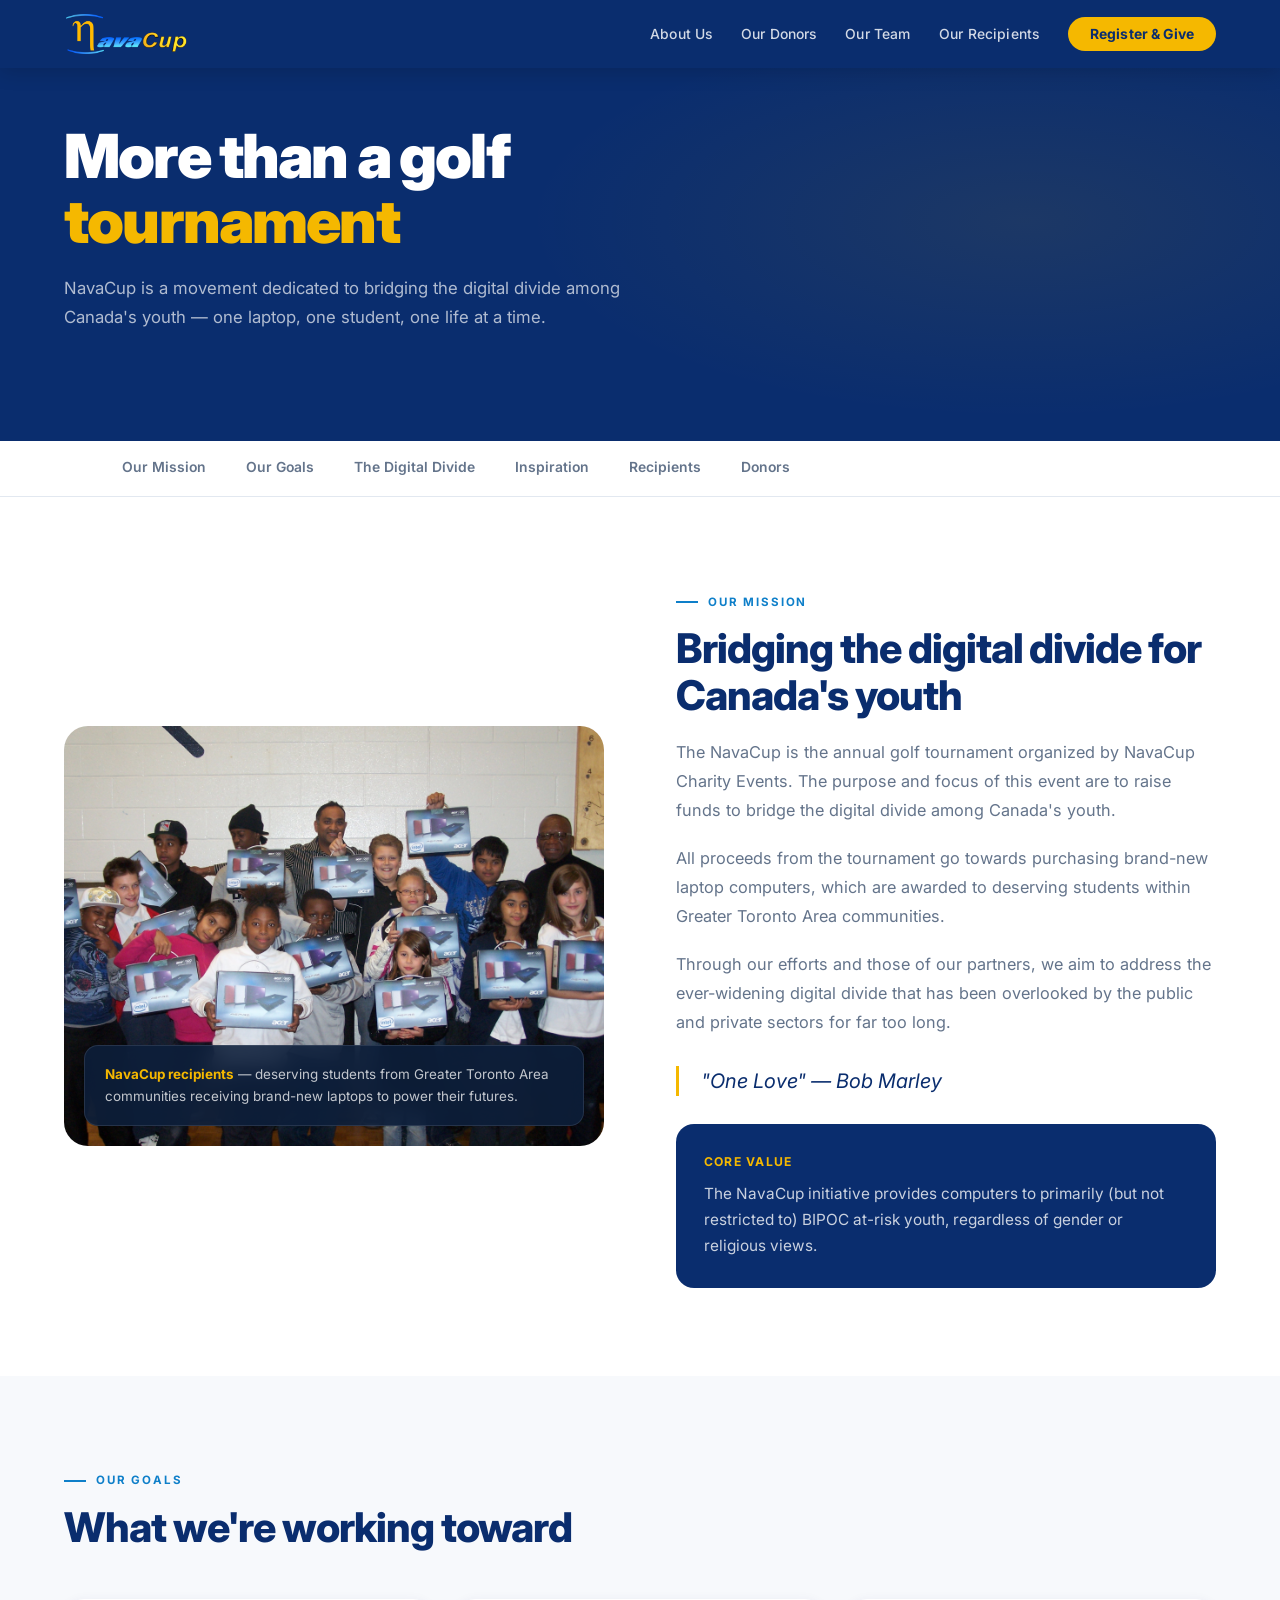
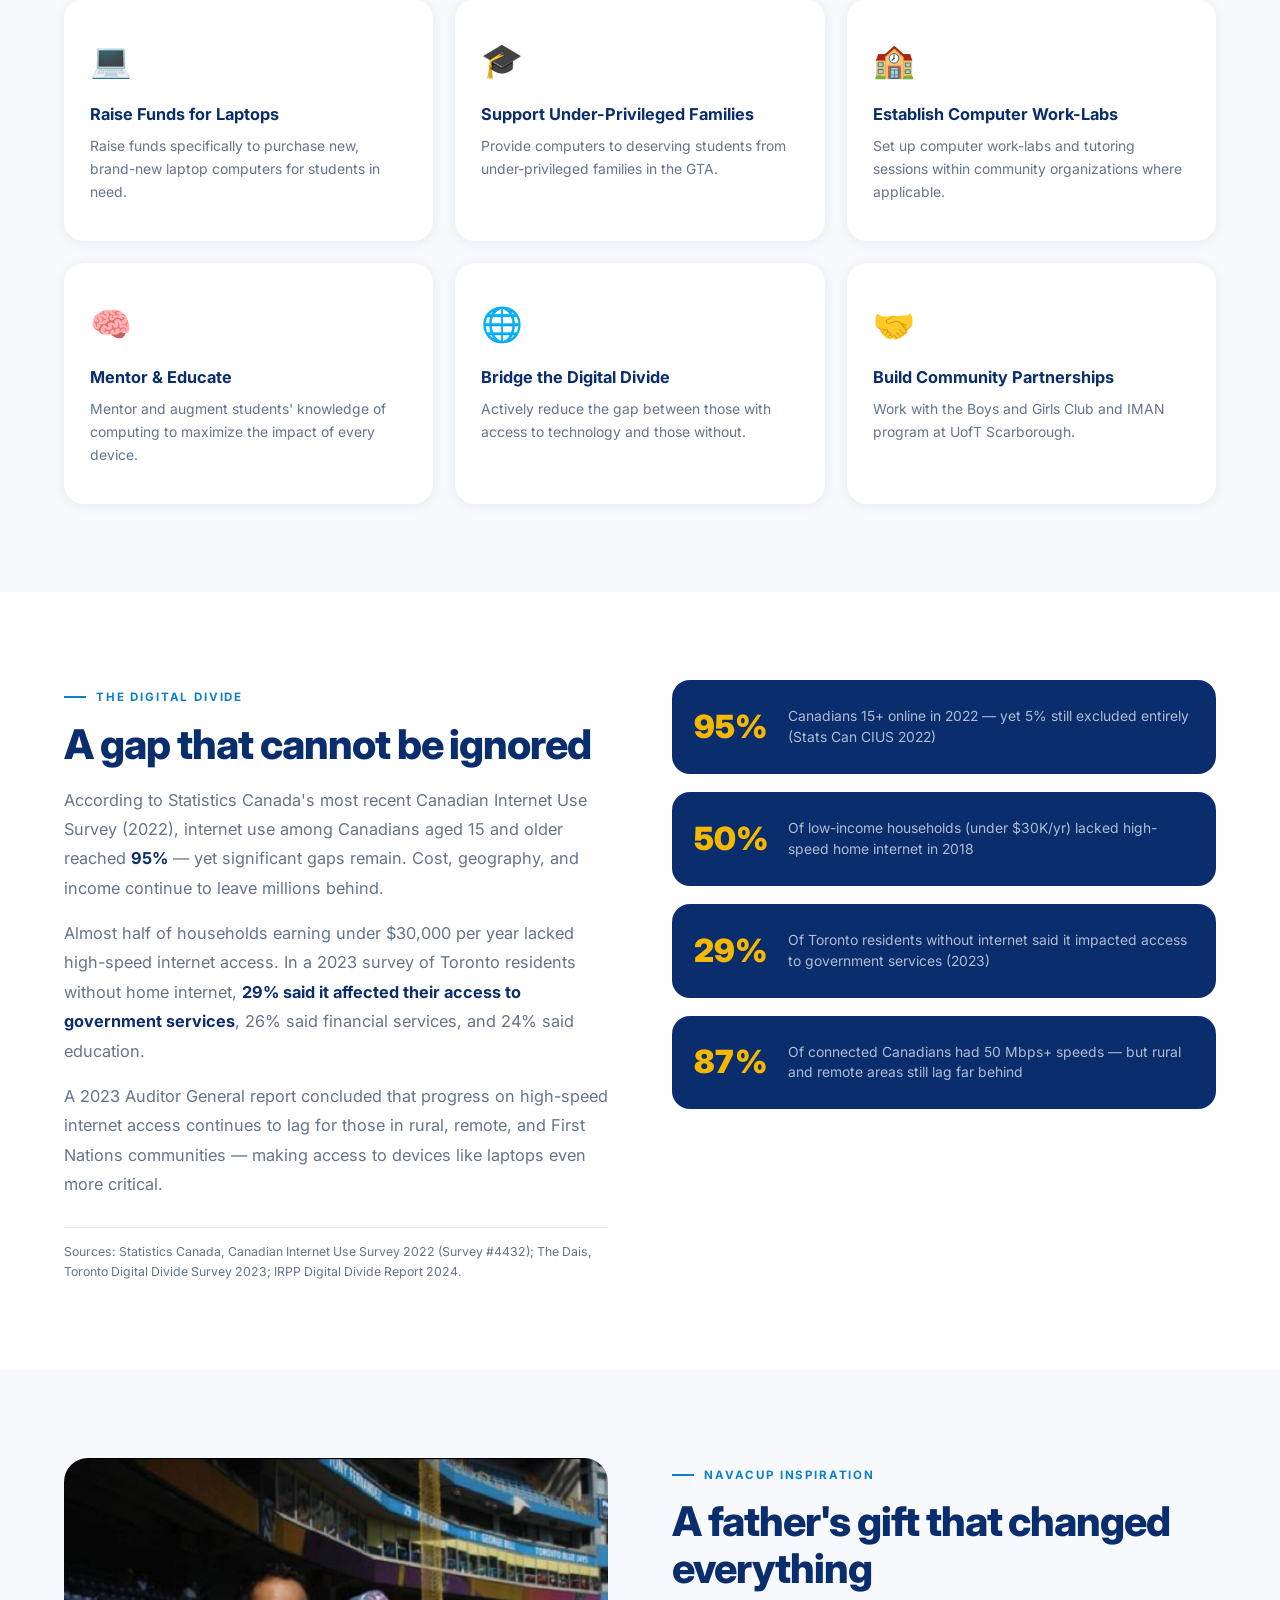
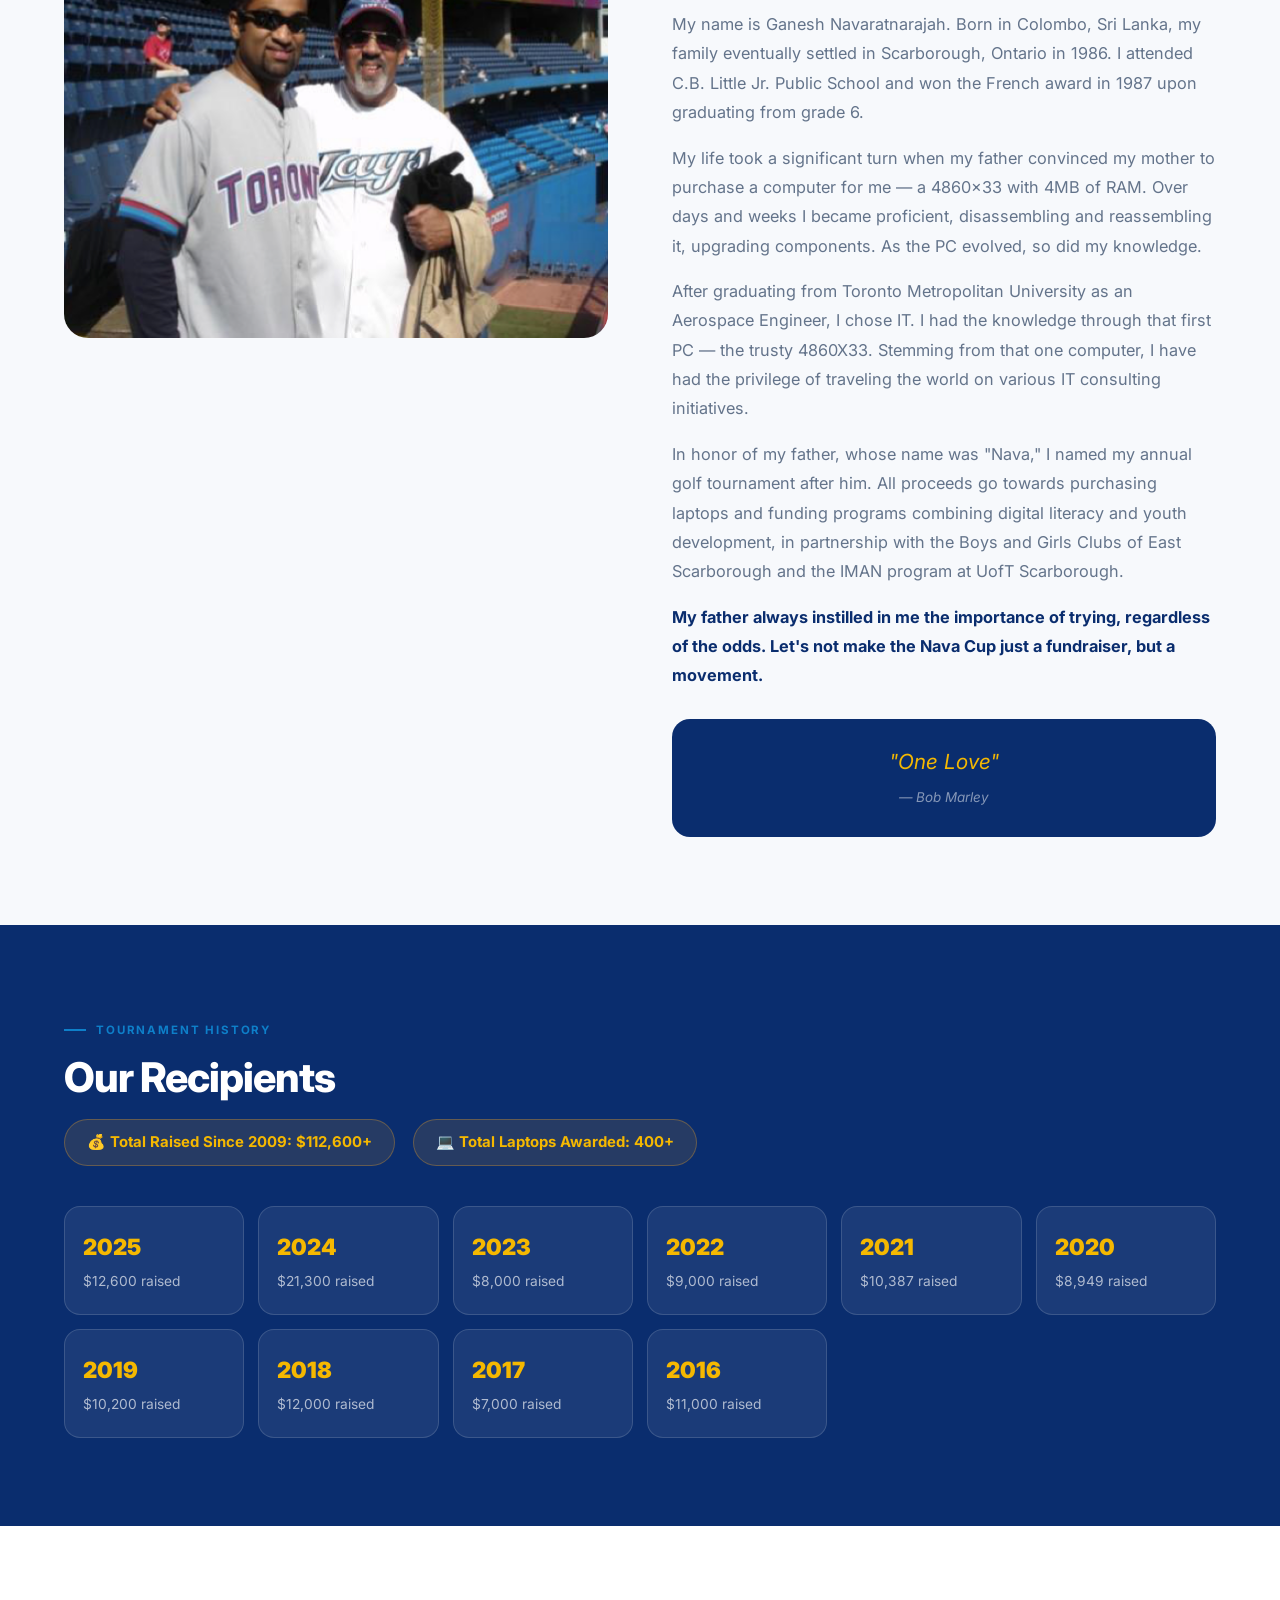
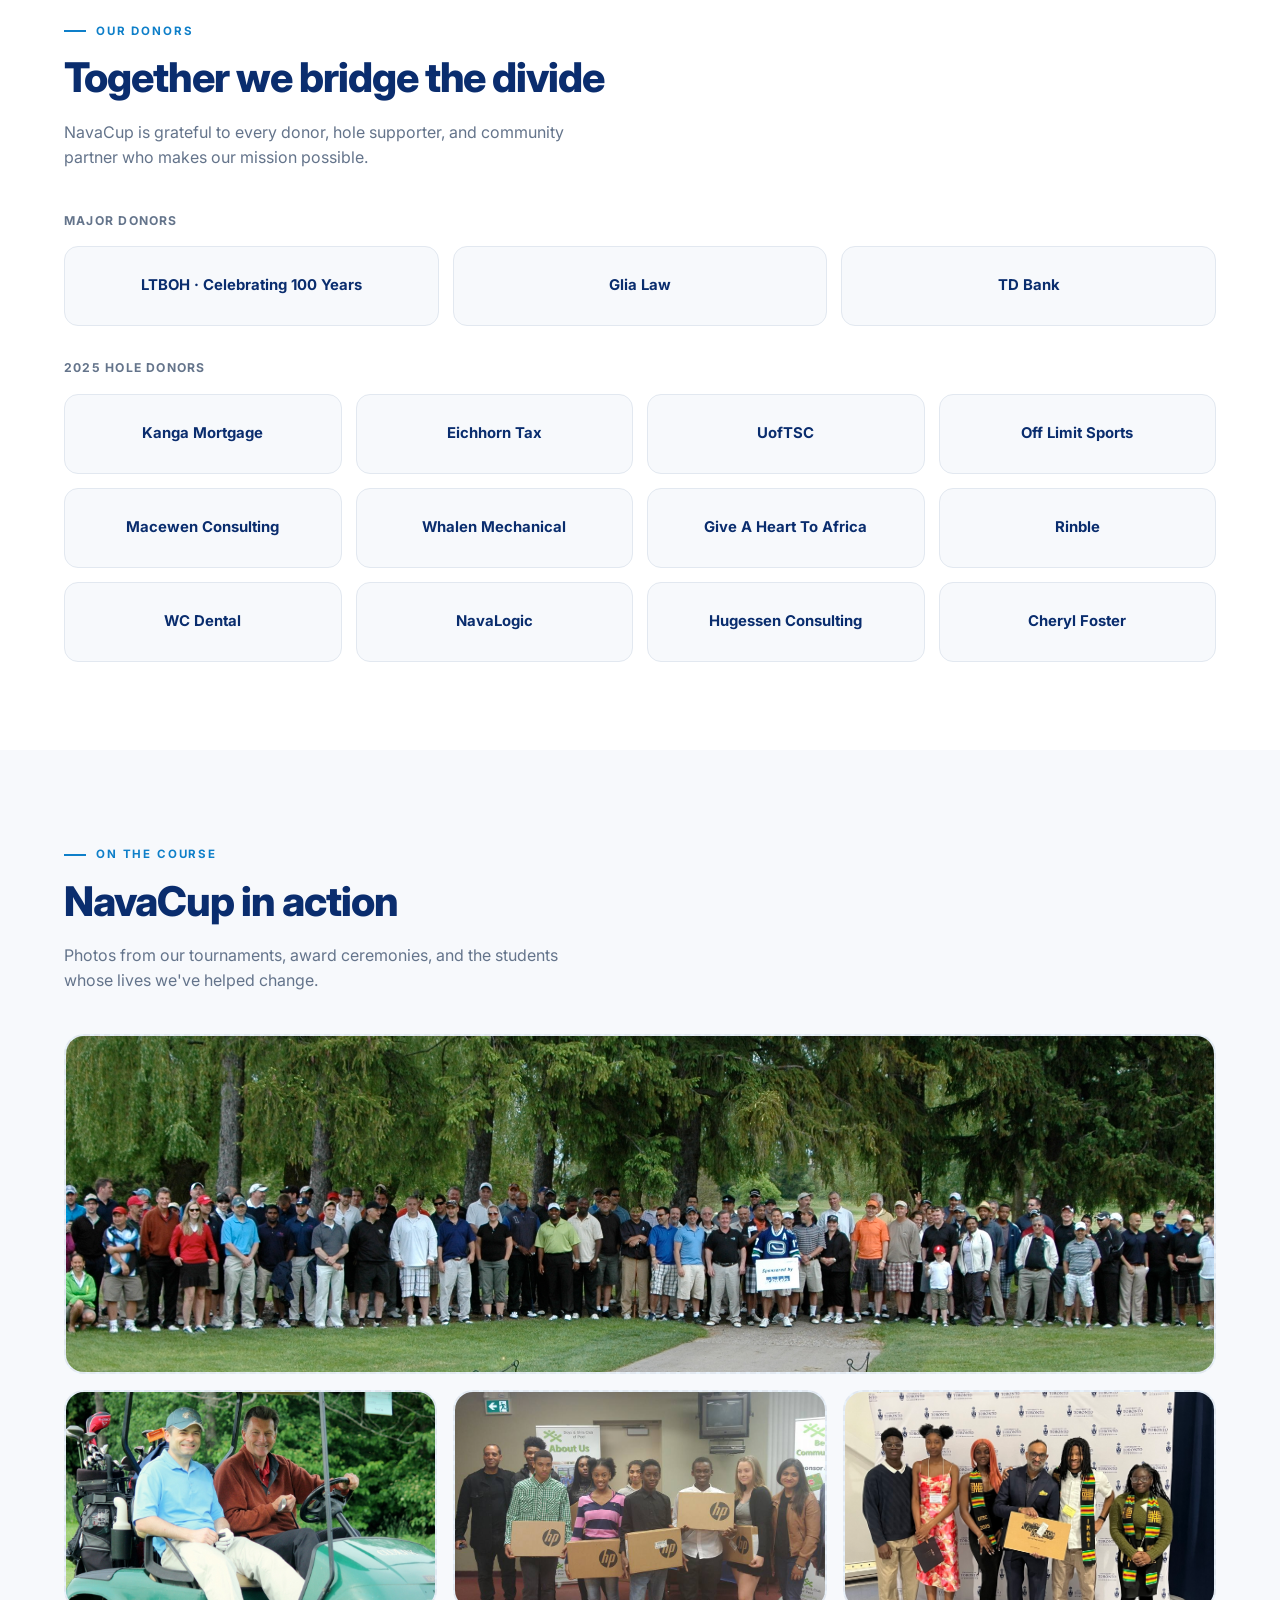
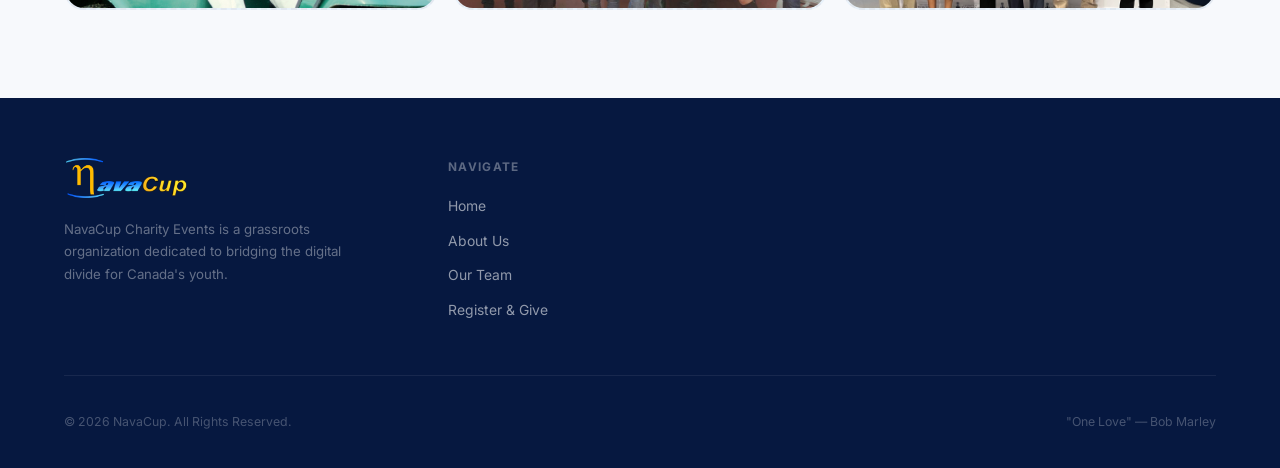
<file: about.html>
<!DOCTYPE html>
<html lang="en">
<head>
<meta charset="UTF-8">
<meta name="viewport" content="width=device-width, initial-scale=1.0">
<title>About NavaCup – Bridging the Digital Divide</title>
<link rel="stylesheet" href="navacup.css">
<style>
.mission-layout { display:grid; grid-template-columns:1fr 1fr; gap:72px; align-items:center; }
.mission-photo { border-radius:24px; overflow:hidden; position:relative; }
.mission-photo img { width:100%; height:420px; object-fit:cover; display:block; }
.mission-photo-overlay { position:absolute; bottom:20px; left:20px; right:20px; background:rgba(13,31,60,.88); backdrop-filter:blur(12px); border-radius:14px; padding:18px 20px; border:1px solid rgba(255,255,255,.1); }
.mission-photo-overlay p { color:rgba(255,255,255,.75); font-size:.84rem; line-height:1.6; margin:0; }
.mission-photo-overlay strong { color:var(--gold); }
.mission-text p { font-size:1.02rem; color:var(--gray); line-height:1.8; margin-bottom:18px; }
.mission-quote { border-left:3px solid var(--gold); padding-left:22px; margin:28px 0; font-family:var(--font-display); font-size:1.25rem; color:var(--navy); font-style:italic; line-height:1.5; }
.core-value-block { background:var(--navy); border-radius:18px; padding:28px; }
.core-value-block h4 { font-size:.76rem; font-weight:700; letter-spacing:.1em; text-transform:uppercase; color:var(--gold); margin-bottom:10px; }
.core-value-block p { font-size:.96rem; color:rgba(255,255,255,.78); line-height:1.7; margin:0; }

.goals-grid { display:grid; grid-template-columns:repeat(3,1fr); gap:22px; margin-top:48px; }
.goal-card { background:var(--white); border-radius:20px; padding:34px 26px; border-bottom:3px solid transparent; box-shadow:var(--shadow-sm); transition:all .22s; }
.goal-card:hover { border-color:var(--gold); transform:translateY(-4px); box-shadow:var(--shadow-md); }
.goal-icon { font-size:2.1rem; margin-bottom:14px; }
.goal-card h3 { font-size:1.02rem; font-weight:700; color:var(--navy); margin-bottom:8px; }
.goal-card p { font-size:.87rem; color:var(--gray); line-height:1.65; }

.dd-layout { display:grid; grid-template-columns:1fr 1fr; gap:64px; }
.dd-text p { font-size:1.02rem; color:var(--gray); line-height:1.8; margin-bottom:16px; }
.dd-text strong { color:var(--navy); }
.dd-stats { display:flex; flex-direction:column; gap:18px; }
.dd-stat { background:var(--navy); border-radius:18px; padding:26px 22px; display:flex; align-items:center; gap:18px; }
.dd-stat-num { font-family:var(--font-display); font-size:2rem; font-weight:900; color:var(--gold); min-width:76px; line-height:1; }
.dd-stat-desc { font-size:.87rem; color:rgba(255,255,255,.68); line-height:1.5; }
.source-note { font-size:.77rem; color:var(--gray); margin-top:28px; padding-top:14px; border-top:1px solid var(--light-gray); }
.source-note a { color:var(--navy-mid); }

.insp-layout { display:grid; grid-template-columns:1fr 1fr; gap:64px; align-items:start; }
.insp-photo img { width:100%; border-radius:24px; object-fit:cover; height:480px; display:block; }
.insp-text p { font-size:1.02rem; color:var(--gray); line-height:1.8; margin-bottom:16px; }
.insp-quote { background:var(--navy); border-radius:18px; padding:28px; margin-top:28px; text-align:center; }
.insp-quote p { font-family:var(--font-display); font-size:1.3rem; color:var(--gold); font-style:italic; margin-bottom:8px; line-height:1.4; }
.insp-quote cite { font-size:.84rem; color:rgba(255,255,255,.5); }

.recipients-totals { display:flex; gap:18px; margin-bottom:40px; flex-wrap:wrap; }
.total-badge { background:rgba(245,166,35,.12); border:1px solid rgba(245,166,35,.3); border-radius:var(--radius-pill); padding:11px 22px; font-weight:700; color:var(--gold); font-size:.93rem; }
.recipients-grid { display:grid; grid-template-columns:repeat(auto-fill,minmax(160px,1fr)); gap:14px; }
.recipient-card { background:rgba(255,255,255,.05); border:1px solid rgba(255,255,255,.1); border-radius:16px; padding:22px 18px; transition:all .2s; }
.recipient-card:hover { background:rgba(245,166,35,.1); border-color:rgba(245,166,35,.4); }
.recipient-year { font-family:var(--font-display); font-size:1.4rem; font-weight:900; color:var(--gold); margin-bottom:5px; }
.recipient-amount { font-size:.86rem; color:rgba(255,255,255,.6); }

.partners-grid { display:grid; grid-template-columns:repeat(4,1fr); gap:14px; }
.partner-card { background:var(--off-white); border:1px solid var(--light-gray); border-radius:14px; padding:24px 18px; display:flex; align-items:center; justify-content:center; min-height:80px; transition:all .2s; }
.partner-card:hover { border-color:var(--navy); box-shadow:var(--shadow-md); transform:translateY(-3px); }
.partner-card span { font-weight:700; font-size:.93rem; color:var(--navy); text-align:center; }

@media(max-width:900px){
  .mission-layout,.dd-layout,.insp-layout{grid-template-columns:1fr;}
  .goals-grid{grid-template-columns:1fr 1fr;}
  .partners-grid{grid-template-columns:1fr 1fr;}
}
@media(max-width:600px){
  .goals-grid{grid-template-columns:1fr;}
}
</style>
</head>
<body>

<nav class="nc-nav">
  <a href="index.html" class="nc-logo-img"><img src="assets/img/navacup1.png" alt="NavaCup" class="nav-logo-img"></a>
  <ul class="nc-nav__links">
    <li class="nc-nav__dropdown">
      <a href="about.html">About Us</a>
      <div class="nc-dropdown"><div class="nc-dropdown__inner">
        <a href="mission.html">Our Mission</a>
        <a href="#goals">Our Goals</a>
        <a href="#digital-divide">The Digital Divide</a>
        <a href="#inspiration">NavaCup Inspiration</a>
      </div></div>
    </li>
    <li><a href="#donors">Our Donors</a></li>
    <li><a href="team.html">Our Team</a></li>
    <li><a href="#recipients">Our Recipients</a></li>
    <li><a href="register.html" class="nc-nav__cta">Register &amp; Give</a></li>
  </ul>
  <button class="nc-hamburger" id="nc-hamburger" aria-label="Toggle menu" aria-expanded="false">
    <span></span><span></span><span></span>
  </button>
</nav>

<div class="nc-nav-overlay" id="nc-nav-overlay"></div>
<div class="nc-mobile-nav" id="nc-mobile-nav" aria-hidden="true">
  <div class="nc-mobile-nav__inner">
    <button class="nc-mobile-nav__accordion" id="mob-about-btn" aria-expanded="false">About Us <span class="nc-mobile-nav__accordion-icon">&#9662;</span></button>
    <div class="nc-mobile-nav__submenu" id="mob-about-sub">
      <a href="mission.html">Our Mission</a>
      <a href="about.html#goals">Our Goals</a>
      <a href="about.html#digital-divide">The Digital Divide</a>
      <a href="about.html#inspiration">NavaCup Inspiration</a>
    </div>
    <a href="about.html#donors" class="nc-mobile-nav__link">Our Donors</a>
    <a href="team.html" class="nc-mobile-nav__link">Our Team</a>
    <a href="about.html#recipients" class="nc-mobile-nav__link">Our Recipients</a>
    <div class="nc-mobile-nav__cta-wrap"><a href="register.html" class="nc-mobile-nav__cta">Register &amp; Give</a></div>
  </div>
</div>

<div class="nc-page-hero">
  <div class="nc-page-hero__inner">
    <!-- <div class="nc-breadcrumb"><a href="index.html">Home</a><span class="nc-breadcrumb__sep">›</span><span class="nc-breadcrumb__current">About Us</span></div> -->
    <!-- <div class="nc-eyebrow">About NavaCup</div> -->
    <h1 class="nc-h1">More than a golf<br><em>tournament</em></h1>
    <p class="nc-lead nc-lead--white">NavaCup is a movement dedicated to bridging the digital divide among Canada's youth — one laptop, one student, one life at a time.</p>
  </div>
</div>

<div class="nc-pills-bar">
  <div class="nc-pills-bar__inner">
    <a href="#mission" class="active">Our Mission</a>
    <a href="#goals">Our Goals</a>
    <a href="#digital-divide">The Digital Divide</a>
    <a href="#inspiration">Inspiration</a>
    <a href="#recipients">Recipients</a>
    <a href="#donors">Donors</a>
  </div>
</div>

<section class="nc-section nc-section--white" id="mission">
  <div class="nc-inner">
    <div class="mission-layout">
      <div class="mission-photo fade-up">
        <img src="assets/img/ganesh-kids1.jpg" alt="Students receiving laptops"/>
        <div class="mission-photo-overlay"><p><strong>NavaCup recipients</strong> — deserving students from Greater Toronto Area communities receiving brand-new laptops to power their futures.</p></div>
      </div>
      <div class="mission-text fade-up">
        <div class="nc-eyebrow">Our Mission</div>
        <h2 class="nc-h2">Bridging the digital divide for Canada's youth</h2>
        <p>The NavaCup is the annual golf tournament organized by NavaCup Charity Events. The purpose and focus of this event are to raise funds to bridge the digital divide among Canada's youth.</p>
        <p>All proceeds from the tournament go towards purchasing brand-new laptop computers, which are awarded to deserving students within Greater Toronto Area communities.</p>
        <p>Through our efforts and those of our partners, we aim to address the ever-widening digital divide that has been overlooked by the public and private sectors for far too long.</p>
        <div class="mission-quote">"One Love" — Bob Marley</div>
        <div class="core-value-block"><h4>Core Value</h4><p>The NavaCup initiative provides computers to primarily (but not restricted to) BIPOC at-risk youth, regardless of gender or religious views.</p></div>
      </div>
    </div>
  </div>
</section>

<section class="nc-section nc-section--offwhite" id="goals">
  <div class="nc-inner">
    <div class="fade-up"><div class="nc-eyebrow">Our Goals</div><h2 class="nc-h2">What we're working toward</h2></div>
    <div class="goals-grid">
      <div class="goal-card fade-up"><div class="goal-icon">💻</div><h3>Raise Funds for Laptops</h3><p>Raise funds specifically to purchase new, brand-new laptop computers for students in need.</p></div>
      <div class="goal-card fade-up"><div class="goal-icon">🎓</div><h3>Support Under-Privileged Families</h3><p>Provide computers to deserving students from under-privileged families in the GTA.</p></div>
      <div class="goal-card fade-up"><div class="goal-icon">🏫</div><h3>Establish Computer Work-Labs</h3><p>Set up computer work-labs and tutoring sessions within community organizations where applicable.</p></div>
      <div class="goal-card fade-up"><div class="goal-icon">🧠</div><h3>Mentor &amp; Educate</h3><p>Mentor and augment students' knowledge of computing to maximize the impact of every device.</p></div>
      <div class="goal-card fade-up"><div class="goal-icon">🌐</div><h3>Bridge the Digital Divide</h3><p>Actively reduce the gap between those with access to technology and those without.</p></div>
      <div class="goal-card fade-up"><div class="goal-icon">🤝</div><h3>Build Community Partnerships</h3><p>Work with the Boys and Girls Club and IMAN program at UofT Scarborough.</p></div>
    </div>
  </div>
</section>

<section class="nc-section nc-section--white" id="digital-divide">
  <div class="nc-inner">
    <div class="dd-layout">
              <div class="dd-text fade-up">
        <div class="nc-eyebrow">The Digital Divide</div>
        <h2 class="nc-h2">A gap that cannot be ignored</h2>
        <p>According to Statistics Canada's most recent Canadian Internet Use Survey (2022), internet use among Canadians aged 15 and older reached <strong>95%</strong> — yet significant gaps remain. Cost, geography, and income continue to leave millions behind.</p>
        <p>Almost half of households earning under $30,000 per year lacked high-speed internet access. In a 2023 survey of Toronto residents without home internet, <strong>29% said it affected their access to government services</strong>, 26% said financial services, and 24% said education.</p>
        <p>A 2023 Auditor General report concluded that progress on high-speed internet access continues to lag for those in rural, remote, and First Nations communities — making access to devices like laptops even more critical.</p>
        <div class="source-note">Sources: Statistics Canada, Canadian Internet Use Survey 2022 (Survey #4432); The Dais, Toronto Digital Divide Survey 2023; IRPP Digital Divide Report 2024.</div>
      </div>
      <div class="dd-stats fade-up">
        <div class="dd-stat"><div class="dd-stat-num">95%</div><div class="dd-stat-desc">Canadians 15+ online in 2022 — yet 5% still excluded entirely (Stats Can CIUS 2022)</div></div>
        <div class="dd-stat"><div class="dd-stat-num">50%</div><div class="dd-stat-desc">Of low-income households (under $30K/yr) lacked high-speed home internet in 2018</div></div>
        <div class="dd-stat"><div class="dd-stat-num">29%</div><div class="dd-stat-desc">Of Toronto residents without internet said it impacted access to government services (2023)</div></div>
        <div class="dd-stat"><div class="dd-stat-num">87%</div><div class="dd-stat-desc">Of connected Canadians had 50 Mbps+ speeds — but rural and remote areas still lag far behind</div></div>
      </div>
      </div>
    </div>
  </div>
</section>

<section class="nc-section nc-section--offwhite" id="inspiration">
  <div class="nc-inner">
    <div class="insp-layout">
      <div class="insp-photo fade-up">
        <img src="assets/img/ganesh-dad.png" alt="Ganesh Navaratnarajah"/>
      </div>
      <div class="fade-up">
        <div class="nc-eyebrow">NavaCup Inspiration</div>
        <h2 class="nc-h2">A father's gift that changed everything</h2>
        <div class="insp-text">
          <p>My name is Ganesh Navaratnarajah. Born in Colombo, Sri Lanka, my family eventually settled in Scarborough, Ontario in 1986. I attended C.B. Little Jr. Public School and won the French award in 1987 upon graduating from grade 6.</p>
          <p>My life took a significant turn when my father convinced my mother to purchase a computer for me — a 4860x33 with 4MB of RAM. Over days and weeks I became proficient, disassembling and reassembling it, upgrading components. As the PC evolved, so did my knowledge.</p>
          <p>After graduating from Toronto Metropolitan University as an Aerospace Engineer, I chose IT. I had the knowledge through that first PC — the trusty 4860X33. Stemming from that one computer, I have had the privilege of traveling the world on various IT consulting initiatives.</p>
          <p>In honor of my father, whose name was "Nava," I named my annual golf tournament after him. All proceeds go towards purchasing laptops and funding programs combining digital literacy and youth development, in partnership with the Boys and Girls Clubs of East Scarborough and the IMAN program at UofT Scarborough.</p>
          <p><strong style="color:var(--navy)">My father always instilled in me the importance of trying, regardless of the odds. Let's not make the Nava Cup just a fundraiser, but a movement.</strong></p>
        </div>
        <div class="insp-quote">
          <p>"One Love"</p>
          <cite>— Bob Marley</cite>
        </div>
      </div>
    </div>
  </div>
</section>

<section class="nc-section nc-section--navy" id="recipients">
  <div class="nc-inner">
    <div class="fade-up"><div class="nc-eyebrow">Tournament History</div><h2 class="nc-h2 nc-h2--white">Our Recipients</h2></div>
    <div class="recipients-totals fade-up">
      <div class="total-badge">💰 Total Raised Since 2009: $112,600+</div>
      <div class="total-badge">💻 Total Laptops Awarded: 400+</div>
    </div>
    <div class="recipients-grid fade-up">
      <div class="recipient-card"><div class="recipient-year">2025</div><div class="recipient-amount">$12,600 raised</div></div>
      <div class="recipient-card"><div class="recipient-year">2024</div><div class="recipient-amount">$21,300 raised</div></div>
      <div class="recipient-card"><div class="recipient-year">2023</div><div class="recipient-amount">$8,000 raised</div></div>
      <div class="recipient-card"><div class="recipient-year">2022</div><div class="recipient-amount">$9,000 raised</div></div>
      <div class="recipient-card"><div class="recipient-year">2021</div><div class="recipient-amount">$10,387 raised</div></div>
      <div class="recipient-card"><div class="recipient-year">2020</div><div class="recipient-amount">$8,949 raised</div></div>
      <div class="recipient-card"><div class="recipient-year">2019</div><div class="recipient-amount">$10,200 raised</div></div>
      <div class="recipient-card"><div class="recipient-year">2018</div><div class="recipient-amount">$12,000 raised</div></div>
      <div class="recipient-card"><div class="recipient-year">2017</div><div class="recipient-amount">$7,000 raised</div></div>
      <div class="recipient-card"><div class="recipient-year">2016</div><div class="recipient-amount">$11,000 raised</div></div>
    </div>
  </div>
</section>

<section class="nc-section nc-section--white" id="donors">
  <div class="nc-inner">
    <div class="fade-up">
      <div class="nc-eyebrow">Our Donors</div>
      <h2 class="nc-h2">Together we bridge the divide</h2>
      <p style="font-size:1rem;color:var(--gray);max-width:540px;margin-bottom:40px;">NavaCup is grateful to every donor, hole supporter, and community partner who makes our mission possible.</p>
    </div>
    <div class="fade-up">
      <p style="font-size:.76rem;font-weight:700;letter-spacing:.1em;text-transform:uppercase;color:var(--gray);margin-bottom:16px;">Major Donors</p>
      <div class="partners-grid" style="grid-template-columns:repeat(3,1fr);margin-bottom:32px;">
        <div class="partner-card"><span>LTBOH · Celebrating 100 Years</span></div>
        <div class="partner-card"><span>Glia Law</span></div>
        <div class="partner-card"><span>TD Bank</span></div>
      </div>
      <p style="font-size:.76rem;font-weight:700;letter-spacing:.1em;text-transform:uppercase;color:var(--gray);margin-bottom:16px;">2025 Hole Donors</p>
      <div class="partners-grid">
        <div class="partner-card"><span>Kanga Mortgage</span></div>
        <div class="partner-card"><span>Eichhorn Tax</span></div>
        <div class="partner-card"><span>UofTSC</span></div>
        <div class="partner-card"><span>Off Limit Sports</span></div>
        <div class="partner-card"><span>Macewen Consulting</span></div>
        <div class="partner-card"><span>Whalen Mechanical</span></div>
        <div class="partner-card"><span>Give A Heart To Africa</span></div>
        <div class="partner-card"><span>Rinble</span></div>
        <div class="partner-card"><span>WC Dental</span></div>
        <div class="partner-card"><span>NavaLogic</span></div>
        <div class="partner-card"><span>Hugessen Consulting</span></div>
        <div class="partner-card"><span>Cheryl Foster</span></div>
      </div>
    </div>
  </div>
</section>

<!-- PHOTO GALLERY — replace src values with your images when ready -->
<section class="nc-section nc-section--offwhite">
  <div class="nc-inner">
    <div class="fade-up" style="margin-bottom:40px;">
      <div class="nc-eyebrow">On The Course</div>
      <h2 class="nc-h2">NavaCup in action</h2>
      <p style="font-size:1rem;color:var(--gray);max-width:520px;">Photos from our tournaments, award ceremonies, and the students whose lives we've helped change.</p>
    </div>
    <!-- Main wide image -->
    <div class="nc-img-placeholder nc-img-placeholder--wide fade-up" style="margin-bottom:16px;">
      <img src="assets/img/allgolfers-wide.jpg" alt="NavaCup tournament action shot">
      Add your main tournament photo here
    </div>
    <!-- 3-column grid -->
    <div class="nc-img-gallery nc-img-gallery--3 fade-up">
      <div class="nc-img-placeholder nc-img-placeholder--card">
        <img src="assets/img/navacup-2.jpg" alt="Golfers on the course">
        Tournament photo
      </div>
      <div class="nc-img-placeholder nc-img-placeholder--card">
        <img src="assets/img/ganesh-kids2.jpg" alt="Laptop award ceremony">
        Award ceremony photo
      </div>
      <div class="nc-img-placeholder nc-img-placeholder--card">
        <img src="assets/img/ganesh-uoft.jpg" alt="Students with laptops">
        Students with laptops
      </div>
    </div>
  </div>
</section>

<footer class="nc-footer">
  <div class="nc-footer__inner">
    <div class="nc-footer__top">
      <div class="nc-footer__brand"><a href="index.html" class="nc-logo-img"><img src="assets/img/navacup1.png" alt="NavaCup" class="nav-logo-img"></a><p>NavaCup Charity Events is a grassroots organization dedicated to bridging the digital divide for Canada's youth.</p></div>
      <div class="nc-footer__col"><h4>Navigate</h4><ul><li><a href="index.html">Home</a></li><li><a href="about.html">About Us</a></li><li><a href="team.html">Our Team</a></li><li><a href="register.html">Register &amp; Give</a></li></ul></div>
      
    </div>
    <div class="nc-footer__bottom"><span>© 2026 NavaCup. All Rights Reserved.</span><span>"One Love" — Bob Marley</span></div>
  </div>
</footer>
<script>
const obs=new IntersectionObserver(es=>es.forEach(e=>{if(e.isIntersecting)e.target.classList.add('visible');}),{threshold:.1});
document.querySelectorAll('.fade-up').forEach(el=>obs.observe(el));
const secs=document.querySelectorAll('section[id]');
const pills=document.querySelectorAll('.nc-pills-bar__inner a');
window.addEventListener('scroll',()=>{let cur='';secs.forEach(s=>{if(window.scrollY>=s.offsetTop-130)cur=s.id;});pills.forEach(p=>{p.classList.remove('active');if(p.getAttribute('href')==='#'+cur)p.classList.add('active');});});
</script>

<script>
(function(){
  var btn=document.getElementById('nc-hamburger'),drawer=document.getElementById('nc-mobile-nav'),overlay=document.getElementById('nc-nav-overlay'),aBtn=document.getElementById('mob-about-btn'),aSub=document.getElementById('mob-about-sub');
  function open(){btn.classList.add('is-open');btn.setAttribute('aria-expanded','true');drawer.classList.add('is-open');drawer.setAttribute('aria-hidden','false');overlay.classList.add('is-open');document.body.style.overflow='hidden';}
  function close(){btn.classList.remove('is-open');btn.setAttribute('aria-expanded','false');drawer.classList.remove('is-open');drawer.setAttribute('aria-hidden','true');overlay.classList.remove('is-open');document.body.style.overflow='';}
  btn.addEventListener('click',function(){drawer.classList.contains('is-open')?close():open();});
  overlay.addEventListener('click',close);
  drawer.querySelectorAll('a').forEach(function(a){a.addEventListener('click',close);});
  aBtn.addEventListener('click',function(){var o=aSub.classList.toggle('is-open');aBtn.classList.toggle('is-open',o);aBtn.setAttribute('aria-expanded',o?'true':'false');});
  window.addEventListener('resize',function(){if(window.innerWidth>900)close();});
})();
</script>
</body>
</html>
</file>
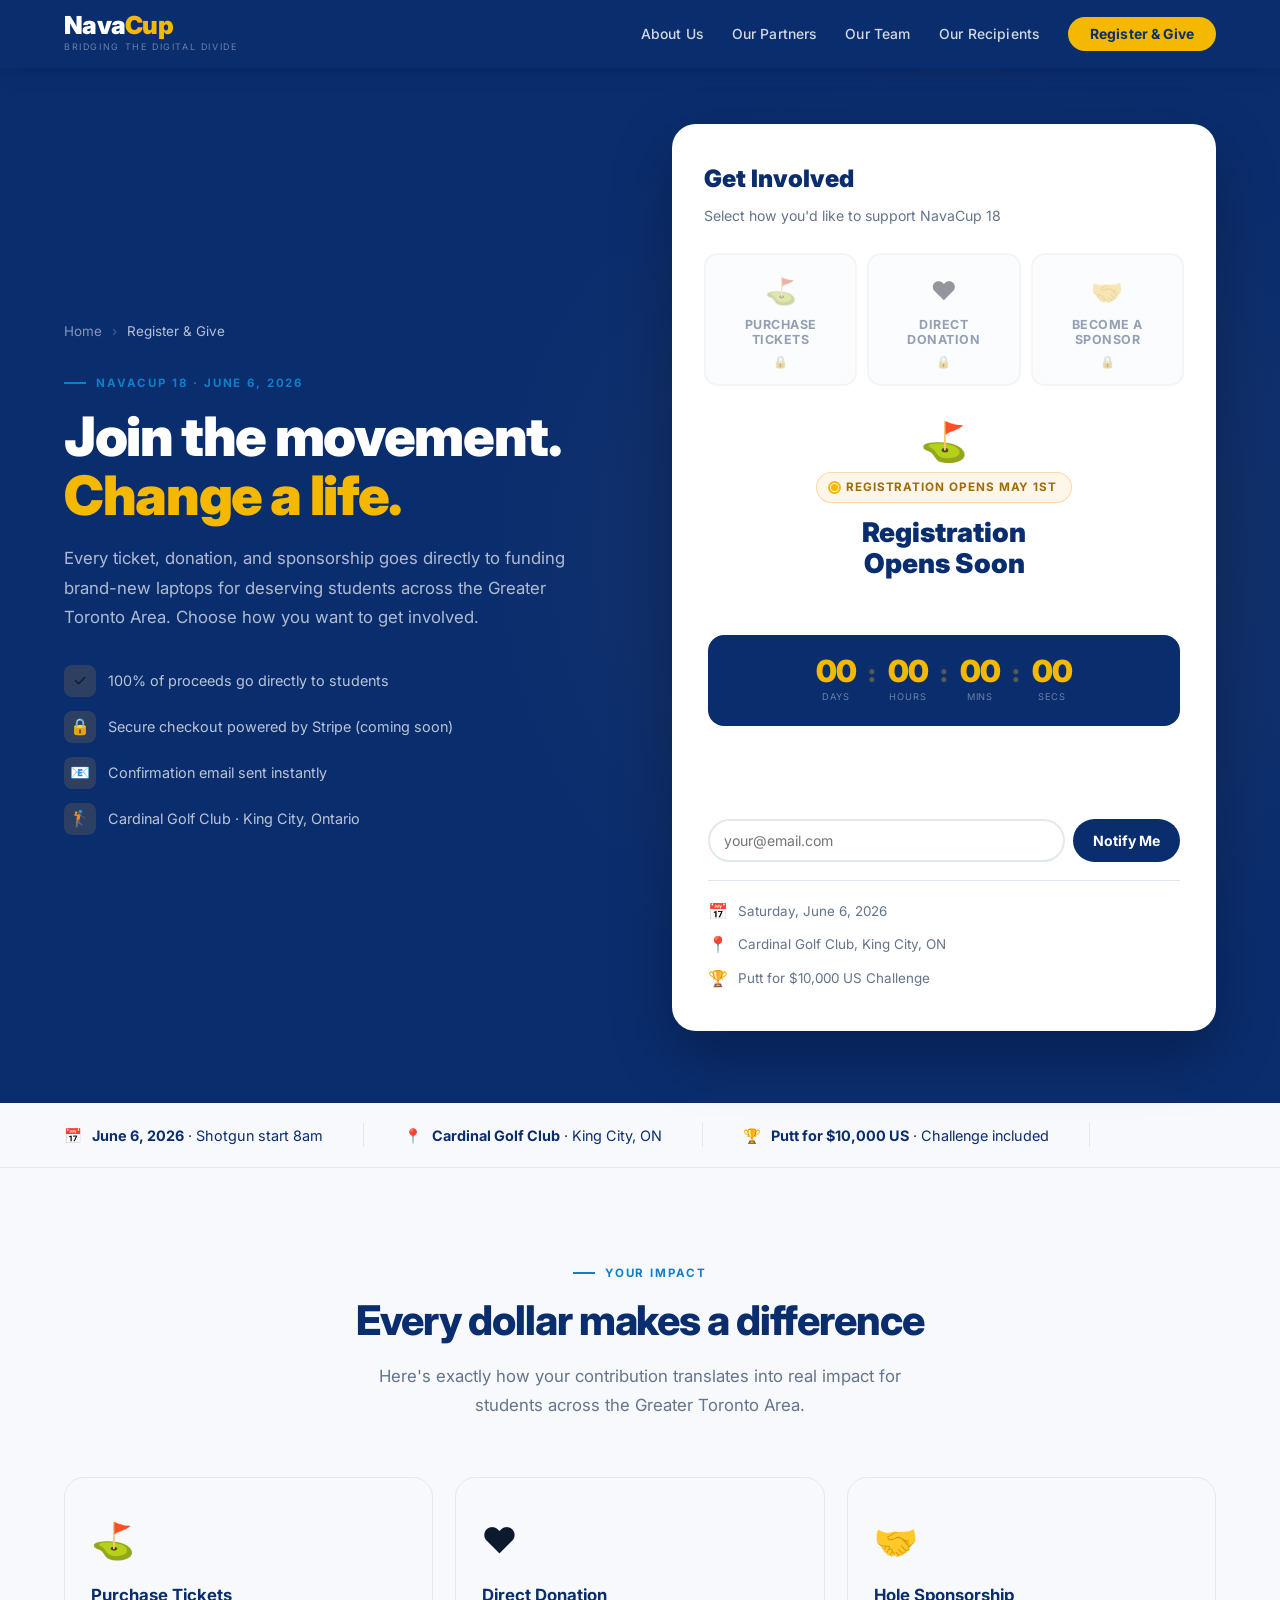
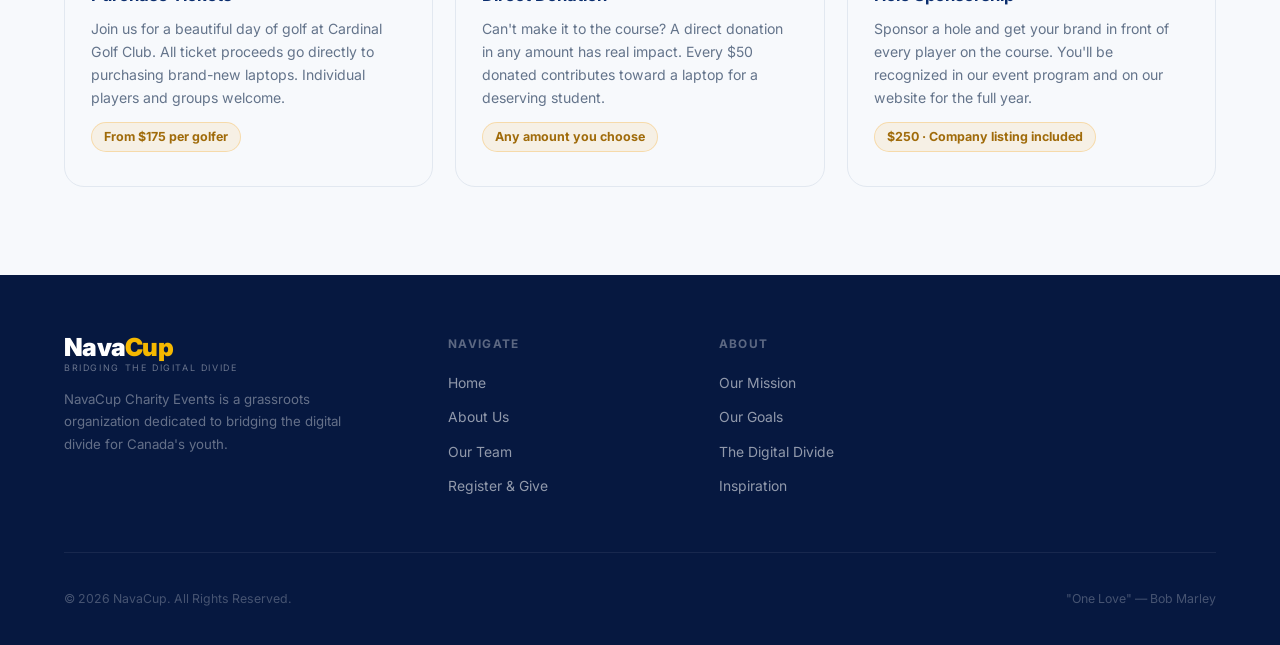
<file: register2.html>
<!DOCTYPE html>
<html lang="en">
<head>
<meta charset="UTF-8">
<meta name="viewport" content="width=device-width, initial-scale=1.0">
<title>Register &amp; Give – NavaCup</title>
<link rel="stylesheet" href="navacup.css">
<style>
/* ── PAGE HERO ── */
.reg-hero {
  background: var(--navy);
  padding: calc(var(--nav-height) + 56px) 5% 72px;
  position: relative;
}
.reg-hero::before {
  content: '';
  position: absolute; inset: 0;
  background: radial-gradient(ellipse 65% 75% at 75% 50%, rgba(245,166,35,.07), transparent 60%);
  pointer-events: none;
}
.reg-hero__inner {
  max-width: var(--max-width); margin: 0 auto;
  display: grid; grid-template-columns: 1fr 1fr;
  gap: 64px; align-items: center;
  position: relative; z-index: 2;
}
.reg-hero h1 { font-family: var(--font-display); font-size: clamp(2.2rem,4.5vw,3.4rem); font-weight: 900; color: var(--white); line-height: 1.1; letter-spacing: -.025em; margin-bottom: 18px; }
.reg-hero h1 em { font-style: normal; color: var(--gold); }
.reg-hero p { font-size: 1.05rem; color: rgba(255,255,255,.68); line-height: 1.75; }
.hero-trust { display: flex; flex-direction: column; gap: 14px; margin-top: 32px; }
.trust-item { display: flex; align-items: center; gap: 12px; }
.trust-item .ti-icon { width: 32px; height: 32px; border-radius: 8px; background: rgba(245,166,35,.15); display: flex; align-items: center; justify-content: center; font-size: 1rem; flex-shrink: 0; }
.trust-item span { font-size: .9rem; color: rgba(255,255,255,.72); }

/* ── OPTION PANEL (right side of hero) ── */
.option-panel {
  background: var(--white);
  border-radius: 24px;
  padding: 36px 32px;
  box-shadow: 0 24px 60px rgba(0,0,0,.28);
  position: relative;
  z-index: 10;
}
.option-panel h2 { font-family: var(--font-display); font-size: 1.5rem; font-weight: 900; color: var(--navy); margin-bottom: 6px; }
.option-panel > p { font-size: .88rem; color: var(--gray); margin-bottom: 24px; }

/* Tab selector */
.reg-tabs { display: grid; grid-template-columns: repeat(3,1fr); gap: 10px; margin-bottom: 28px; position: relative; z-index: 1; }
.reg-tab {
  display: flex; flex-direction: column; align-items: center; gap: 6px;
  padding: 16px 10px;
  border: 2px solid var(--light-gray);
  border-radius: 14px;
  cursor: pointer !important;
  transition: all .22s;
  background: var(--off-white);
  text-align: center;
  user-select: none;
  -webkit-user-select: none;
}
.reg-tab:hover { border-color: var(--navy); background: var(--white); }
.reg-tab.active { border-color: var(--navy); background: var(--navy); }
.reg-tab__icon { font-size: 1.6rem; }
.reg-tab__label { font-size: .78rem; font-weight: 700; color: var(--navy); letter-spacing: .04em; text-transform: uppercase; line-height: 1.2; }
.reg-tab.active .reg-tab__label { color: var(--white); }

/* ── FORM PANELS ── */
.form-panel { display: none; }
.form-panel.active { display: block; }

/* Ticket type selector */
.ticket-opts { display: grid; grid-template-columns: repeat(3,1fr); gap: 10px; margin-bottom: 24px; }
.ticket-opt {
  border: 2px solid var(--light-gray);
  border-radius: 14px;
  padding: 16px 12px;
  cursor: pointer;
  text-align: center;
  transition: all .2s;
  background: var(--white);
}
.ticket-opt:hover { border-color: var(--navy-mid); }
.ticket-opt.selected { border-color: var(--gold); background: rgba(245,166,35,.05); }
.ticket-opt__type { font-weight: 700; font-size: .88rem; color: var(--navy); margin-bottom: 4px; }
.ticket-opt__price { font-family: var(--font-display); font-size: 1.4rem; font-weight: 900; color: var(--navy); line-height: 1; margin-bottom: 4px; }
.ticket-opt__note { font-size: .7rem; color: var(--gray); }
.ticket-opt.selected .ticket-opt__price { color: #a06b0a; }

/* Amount buttons (donation) */
.amount-btns { display: grid; grid-template-columns: repeat(4,1fr); gap: 10px; margin-bottom: 14px; }
.amount-btn {
  padding: 13px 8px;
  border: 2px solid var(--light-gray);
  border-radius: 10px;
  font-family: var(--font-body); font-size: .95rem; font-weight: 700;
  color: var(--navy); background: var(--white); cursor: pointer;
  transition: all .18s;
}
.amount-btn:hover { border-color: var(--navy); }
.amount-btn.selected { border-color: var(--gold); background: rgba(245,166,35,.08); color: #a06b0a; }

/* Additional golfer blocks */
.extra-golfer {
  background: var(--off-white);
  border-radius: 12px;
  padding: 18px;
  margin-bottom: 14px;
  border-left: 3px solid var(--gold);
}
.extra-golfer__title { font-size: .78rem; font-weight: 700; text-transform: uppercase; letter-spacing: .06em; color: var(--gold); margin-bottom: 14px; }

/* Divider */
.form-divider { border: none; border-top: 1px solid var(--light-gray); margin: 20px 0; }

/* Summary row */
.summary-row {
  background: var(--off-white);
  border-radius: 12px;
  padding: 16px 18px;
  display: flex;
  justify-content: space-between;
  align-items: center;
  margin-bottom: 18px;
}
.summary-row__label { font-size: .9rem; color: var(--gray); }
.summary-row__value { font-family: var(--font-display); font-size: 1.4rem; font-weight: 900; color: var(--navy); }

/* Pay button */
.pay-btn {
  width: 100%;
  background: var(--gold);
  color: var(--navy);
  border: none;
  border-radius: var(--radius-pill);
  padding: 16px 24px;
  font-family: var(--font-body);
  font-size: 1rem; font-weight: 800;
  cursor: pointer;
  transition: all .2s;
  display: flex; align-items: center; justify-content: center; gap: 10px;
  letter-spacing: .02em;
}
.pay-btn:hover { background: var(--gold-light); transform: translateY(-2px); box-shadow: 0 8px 24px rgba(245,166,35,.35); }
.pay-btn:disabled { opacity: .5; cursor: not-allowed; transform: none; box-shadow: none; }

.secure-note {
  display: flex; align-items: center; justify-content: center; gap: 8px;
  font-size: .76rem; color: var(--gold); margin-top: 10px;
}
.secure-note::before { content: '🔒'; }

/* ── VALIDATION MESSAGES ── */
.field-error {
  font-size: .77rem; color: var(--red); margin-top: 4px;
  display: none;
}
.nc-input.has-error { border-color: var(--red); }

/* ── INFO STRIP BELOW HERO ── */
.info-strip {
  background: var(--off-white);
  border-bottom: 1px solid var(--light-gray);
  padding: 20px 5%;
}
.info-strip__inner {
  max-width: var(--max-width); margin: 0 auto;
  display: flex; gap: 40px; align-items: center; flex-wrap: wrap;
}
.info-item { display: flex; align-items: center; gap: 10px; font-size: .9rem; color: var(--navy); }
.info-item strong { font-weight: 700; }
.info-sep { width: 1px; height: 24px; background: var(--light-gray); flex-shrink: 0; }

/* ── WHAT YOUR SUPPORT SECTION ── */
.support-grid { display: grid; grid-template-columns: repeat(3,1fr); gap: 22px; margin-top: 48px; }
.support-card {
  border-radius: 20px;
  padding: 34px 26px;
  border: 1px solid var(--light-gray);
  transition: all .2s;
}
.support-card:hover { border-color: var(--gold); box-shadow: var(--shadow-md); }
.support-card__icon { font-size: 2.2rem; margin-bottom: 14px; }
.support-card h3 { font-size: 1.05rem; font-weight: 700; color: var(--navy); margin-bottom: 8px; }
.support-card p { font-size: .88rem; color: var(--gray); line-height: 1.65; }
.support-card__amount {
  display: inline-block;
  margin-top: 12px;
  background: rgba(245,166,35,.1);
  color: #a06b0a;
  font-size: .78rem; font-weight: 700;
  padding: 4px 12px;
  border-radius: var(--radius-pill);
  border: 1px solid rgba(245,166,35,.3);
}

/* Custom amount input wrapper */
.custom-amount-wrap { position: relative; }
.custom-amount-wrap::before { content: '$'; position: absolute; left: 14px; top: 50%; transform: translateY(-50%); font-weight: 700; color: var(--gray); font-size: .95rem; }
.custom-amount-wrap .nc-input { padding-left: 28px; }

/* ── LOCKED TABS ── */
.reg-tabs--locked { opacity: 1; }
.reg-tab--locked {
  cursor: not-allowed !important;
  opacity: 0.45;
  position: relative;
  filter: grayscale(0.3);
}
.reg-tab__lock {
  font-size: .75rem;
  margin-top: 2px;
  line-height: 1;
}

/* ── LOCK PANEL ── */
.lock-panel {
  text-align: center;
  padding: 8px 4px 4px;
}
.lock-panel__icon {
  font-size: 2.4rem;
  margin-bottom: 12px;
  line-height: 1;
}
.lock-panel__badge {
  display: inline-flex;
  align-items: center;
  gap: 8px;
  background: rgba(245,166,35,.1);
  border: 1px solid rgba(245,166,35,.35);
  border-radius: var(--radius-pill);
  padding: 5px 14px;
  font-size: .73rem;
  font-weight: 700;
  color: #a06b0a;
  letter-spacing: .08em;
  text-transform: uppercase;
  margin-bottom: 14px;
}
.lock-dot {
  width: 7px; height: 7px;
  border-radius: 50%;
  background: var(--gold);
  display: inline-block;
  position: relative;
  flex-shrink: 0;
}
.lock-dot::before {
  content: '';
  position: absolute; inset: -3px;
  border-radius: 50%;
  border: 2px solid var(--gold);
  animation: lockPulse 1.5s ease-out infinite;
}
@keyframes lockPulse {
  0%   { opacity:1; transform:scale(1); }
  100% { opacity:0; transform:scale(2.4); }
}
.lock-panel__title {
  font-family: var(--font-display);
  font-size: 1.7rem;
  font-weight: 900;
  color: var(--navy);
  line-height: 1.15;
  margin-bottom: 6px;
}
.lock-panel__sub {
  font-size: .82rem;
  color: var(--gray);
  margin-bottom: 20px;
  line-height: 1.5;
}

/* Countdown */
.lock-countdown {
  display: flex;
  align-items: center;
  justify-content: center;
  gap: 4px;
  margin-bottom: 20px;
  background: var(--navy);
  border-radius: 16px;
  padding: 18px 16px;
}
.lock-cd-block {
  display: flex;
  flex-direction: column;
  align-items: center;
  min-width: 52px;
}
.lock-cd-num {
  font-family: var(--font-display);
  font-size: 1.9rem;
  font-weight: 900;
  color: var(--gold);
  line-height: 1;
  margin-bottom: 4px;
  letter-spacing: -.02em;
}
.lock-cd-label {
  font-size: .58rem;
  letter-spacing: .1em;
  text-transform: uppercase;
  color: rgba(255,255,255,.4);
}
.lock-cd-sep {
  font-family: var(--font-display);
  font-size: 1.6rem;
  font-weight: 900;
  color: rgba(245,166,35,.35);
  margin-bottom: 14px;
  padding: 0 2px;
}

.lock-panel__note {
  font-size: .84rem;
  color: var(--gray);
  line-height: 1.6;
  margin-bottom: 14px;
}

/* Notify me form */
.lock-notify__row {
  display: flex;
  gap: 8px;
  margin-bottom: 6px;
}
.lock-notify__input {
  flex: 1;
  padding: 11px 14px;
  border: 2px solid var(--light-gray);
  border-radius: var(--radius-pill);
  font-family: var(--font-body);
  font-size: .88rem;
  color: var(--navy);
  outline: none;
  transition: border-color .2s;
}
.lock-notify__input:focus { border-color: var(--navy); }
.lock-notify__input.has-error { border-color: var(--red); }
.lock-notify__btn {
  background: var(--navy);
  color: var(--white);
  border: none;
  border-radius: var(--radius-pill);
  padding: 11px 20px;
  font-family: var(--font-body);
  font-size: .88rem;
  font-weight: 700;
  cursor: pointer;
  white-space: nowrap;
  transition: background .2s, transform .15s;
  flex-shrink: 0;
}
.lock-notify__btn:hover { background: var(--navy-mid); transform: translateY(-1px); }
.lock-notify__error {
  display: none;
  font-size: .75rem;
  color: var(--red);
  text-align: left;
  padding-left: 4px;
}
.lock-notify__success {
  display: none;
  background: rgba(46,125,79,.1);
  border: 1px solid rgba(46,125,79,.3);
  border-radius: 12px;
  padding: 12px 16px;
  font-size: .88rem;
  color: #2e7d4f;
  font-weight: 600;
  align-items: center;
  gap: 8px;
  text-align: left;
}
.lock-notify__success.show { display: flex; }
.lock-notify__success-icon {
  width: 22px; height: 22px;
  border-radius: 50%;
  background: rgba(46,125,79,.18);
  display: flex; align-items: center; justify-content: center;
  font-size: .85rem;
  flex-shrink: 0;
}

/* Event detail pills */
.lock-panel__event-details {
  display: flex;
  flex-direction: column;
  gap: 8px;
  margin-top: 18px;
  padding-top: 18px;
  border-top: 1px solid var(--light-gray);
  text-align: left;
}
.lock-event-item {
  display: flex;
  align-items: center;
  gap: 10px;
  font-size: .84rem;
  color: var(--gray);
}
.lock-event-item span:first-child { font-size: 1rem; flex-shrink: 0; }

@media(max-width:900px){
  .reg-hero__inner{grid-template-columns:1fr;}
  .support-grid{grid-template-columns:1fr 1fr;}
}
@media(max-width:600px){
  .support-grid{grid-template-columns:1fr;}
  .ticket-opts{grid-template-columns:1fr;}
  .amount-btns{grid-template-columns:repeat(2,1fr);}
  .reg-tabs{grid-template-columns:1fr;}
  .lock-cd-num { font-size: 1.5rem; }
  .lock-cd-block { min-width: 42px; }
}
</style>
</head>
<body>

<!-- NAV -->
<nav class="nc-nav">
  <a href="index.html" class="nc-logo">
    <div class="nc-logo__text"><span class="nc-logo__nava">Nava</span><span class="nc-logo__cup">Cup</span></div>
    <div class="nc-logo__tag">Bridging the Digital Divide</div>
  </a>
  <ul class="nc-nav__links">
    <li class="nc-nav__dropdown">
      <a href="about.html">About Us</a>
      <div class="nc-dropdown"><div class="nc-dropdown__inner">
        <a href="mission.html">Our Mission</a>
        <a href="about.html#goals">Our Goals</a>
        <a href="about.html#digital-divide">The Digital Divide</a>
        <a href="about.html#inspiration">NavaCup Inspiration</a>
      </div></div>
    </li>
    <li><a href="about.html#partners">Our Partners</a></li>
    <li><a href="team.html">Our Team</a></li>
    <li><a href="about.html#recipients">Our Recipients</a></li>
    <li><a href="register.html" class="nc-nav__cta">Register &amp; Give</a></li>
  </ul>
  <button class="nc-hamburger" id="nc-hamburger" aria-label="Toggle menu" aria-expanded="false">
    <span></span><span></span><span></span>
  </button>
</nav>

<!-- Mobile Nav Drawer -->
<div class="nc-nav-overlay" id="nc-nav-overlay"></div>
<div class="nc-mobile-nav" id="nc-mobile-nav" aria-hidden="true">
  <div class="nc-mobile-nav__inner">
    <a href="index.html" class="nc-mobile-nav__link">Home</a>
    <button class="nc-mobile-nav__accordion" id="mob-about-btn" aria-expanded="false">
      About Us
      <span class="nc-mobile-nav__accordion-icon">&#9662;</span>
    </button>
    <div class="nc-mobile-nav__submenu" id="mob-about-sub">
      <a href="mission.html">Our Mission</a>
      <a href="about.html#goals">Our Goals</a>
      <a href="about.html#digital-divide">The Digital Divide</a>
      <a href="about.html#inspiration">NavaCup Inspiration</a>
    </div>
    <a href="about.html#partners" class="nc-mobile-nav__link">Our Partners</a>
    <a href="team.html" class="nc-mobile-nav__link">Our Team</a>
    <a href="about.html#recipients" class="nc-mobile-nav__link">Our Recipients</a>
    <div class="nc-mobile-nav__cta-wrap">
      <a href="register.html" class="nc-mobile-nav__cta">Register &amp; Give</a>
    </div>
  </div>
</div>

<!-- HERO -->
<section class="reg-hero">
  <div class="reg-hero__inner">
    <div>
      <div class="nc-breadcrumb">
        <a href="index.html">Home</a>
        <span class="nc-breadcrumb__sep">›</span>
        <span class="nc-breadcrumb__current">Register &amp; Give</span>
      </div>
      <div class="nc-eyebrow">NavaCup 18 · June 6, 2026</div>
      <h1>Join the movement.<br><em>Change a life.</em></h1>
      <p>Every ticket, donation, and sponsorship goes directly to funding brand-new laptops for deserving students across the Greater Toronto Area. Choose how you want to get involved.</p>
      <div class="hero-trust">
        <div class="trust-item"><div class="ti-icon">✓</div><span>100% of proceeds go directly to students</span></div>
        <div class="trust-item"><div class="ti-icon">🔒</div><span>Secure checkout powered by Stripe (coming soon)</span></div>
        <div class="trust-item"><div class="ti-icon">📧</div><span>Confirmation email sent instantly</span></div>
        <div class="trust-item"><div class="ti-icon">🏌️</div><span>Cardinal Golf Club · King City, Ontario</span></div>
      </div>
    </div>

    <!-- FORM PANEL — LOCKED UNTIL REGISTRATION OPENS -->
    <div class="option-panel" id="mainForm">
      <h2>Get Involved</h2>
      <p>Select how you'd like to support NavaCup 18</p>

      <!-- TAB SELECTOR — visible but locked -->
      <div class="reg-tabs reg-tabs--locked">
        <div class="reg-tab reg-tab--locked">
          <div class="reg-tab__icon">⛳</div>
          <div class="reg-tab__label">Purchase<br>Tickets</div>
          <div class="reg-tab__lock">🔒</div>
        </div>
        <div class="reg-tab reg-tab--locked">
          <div class="reg-tab__icon">❤️</div>
          <div class="reg-tab__label">Direct<br>Donation</div>
          <div class="reg-tab__lock">🔒</div>
        </div>
        <div class="reg-tab reg-tab--locked">
          <div class="reg-tab__icon">🤝</div>
          <div class="reg-tab__label">Become a<br>Sponsor</div>
          <div class="reg-tab__lock">🔒</div>
        </div>
      </div>

      <!-- COUNTDOWN LOCK PANEL -->
      <div class="lock-panel">
        <!-- Golf flag icon -->
        <div class="lock-panel__icon">⛳</div>

        <div class="lock-panel__badge">
          <span class="lock-dot"></span>
          Registration Opens May 1st
        </div>

        <h3 class="lock-panel__title">Registration<br>Opens Soon</h3>
        <p class="lock-panel__sub">NavaCup 18 · Cardinal Golf Club · King City, ON</p>

        <!-- Live countdown -->
        <div class="lock-countdown" id="lock-countdown">
          <div class="lock-cd-block">
            <div class="lock-cd-num" id="lc-days">--</div>
            <div class="lock-cd-label">Days</div>
          </div>
          <div class="lock-cd-sep">:</div>
          <div class="lock-cd-block">
            <div class="lock-cd-num" id="lc-hours">--</div>
            <div class="lock-cd-label">Hours</div>
          </div>
          <div class="lock-cd-sep">:</div>
          <div class="lock-cd-block">
            <div class="lock-cd-num" id="lc-mins">--</div>
            <div class="lock-cd-label">Mins</div>
          </div>
          <div class="lock-cd-sep">:</div>
          <div class="lock-cd-block">
            <div class="lock-cd-num" id="lc-secs">--</div>
            <div class="lock-cd-label">Secs</div>
          </div>
        </div>

        <p class="lock-panel__note">
          Can't wait? Leave your email and we'll notify you the moment registration opens.
        </p>

        <!-- Notify me form -->
        <div class="lock-notify" id="lock-notify-form">
          <div class="lock-notify__row">
            <input class="lock-notify__input" type="email" id="notify-email" placeholder="your@email.com" autocomplete="email">
            <button class="lock-notify__btn" id="notify-btn" type="button">Notify Me</button>
          </div>
          <div class="lock-notify__error" id="notify-error">Please enter a valid email address.</div>
        </div>
        <div class="lock-notify__success" id="lock-notify-success">
          <span class="lock-notify__success-icon">✓</span>
          You're on the list! We'll email you when registration opens.
        </div>

        <div class="lock-panel__event-details">
          <div class="lock-event-item"><span>📅</span><span>Saturday, June 6, 2026</span></div>
          <div class="lock-event-item"><span>📍</span><span>Cardinal Golf Club, King City, ON</span></div>
          <div class="lock-event-item"><span>🏆</span><span>Putt for $10,000 US Challenge</span></div>
        </div>
      </div>
    </div>
  </div>
</section>

<!-- INFO STRIP -->
<div class="info-strip">
  <div class="info-strip__inner">
    <div class="info-item">📅 <div><strong>June 6, 2026</strong> · Shotgun start 8am</div></div>
    <div class="info-sep"></div>
    <div class="info-item">📍 <div><strong>Cardinal Golf Club</strong> · King City, ON</div></div>
    <div class="info-sep"></div>
    <div class="info-item">🏆 <div><strong>Putt for $10,000 US</strong> · Challenge included</div></div>
    <div class="info-sep"></div>
    <!-- <div class="info-item">📧 <div>Questions? <strong><a href="/cdn-cgi/l/email-protection" class="__cf_email__" data-cfemail="85ecebe3eac5ebe4f3e4e6f0f5abeaf7e2">[email&#160;protected]</a></strong></div></div> -->
  </div>
</div>

<!-- WHAT YOUR SUPPORT DOES -->
<section class="nc-section nc-section--offwhite">
  <div class="nc-inner">
    <div class="text-center mb-56 fade-up">
      <div class="nc-eyebrow nc-eyebrow--center">Your Impact</div>
      <h2 class="nc-h2">Every dollar makes a difference</h2>
      <p class="nc-lead" style="margin:0 auto;">Here's exactly how your contribution translates into real impact for students across the Greater Toronto Area.</p>
    </div>
    <div class="support-grid fade-up">
      <div class="support-card">
        <div class="support-card__icon">⛳</div>
        <h3>Purchase Tickets</h3>
        <p>Join us for a beautiful day of golf at Cardinal Golf Club. All ticket proceeds go directly to purchasing brand-new laptops. Individual players and groups welcome.</p>
        <span class="support-card__amount">From $175 per golfer</span>
      </div>
      <div class="support-card">
        <div class="support-card__icon">❤️</div>
        <h3>Direct Donation</h3>
        <p>Can't make it to the course? A direct donation in any amount has real impact. Every $50 donated contributes toward a laptop for a deserving student.</p>
        <span class="support-card__amount">Any amount you choose</span>
      </div>
      <div class="support-card">
        <div class="support-card__icon">🤝</div>
        <h3>Hole Sponsorship</h3>
        <p>Sponsor a hole and get your brand in front of every player on the course. You'll be recognized in our event program and on our website for the full year.</p>
        <span class="support-card__amount">$250 · Company listing included</span>
      </div>
    </div>
  </div>
</section>

<!-- FOOTER -->
<footer class="nc-footer">
  <div class="nc-footer__inner">
    <div class="nc-footer__top">
      <div class="nc-footer__brand">
        <a href="index.html" class="nc-logo"><div class="nc-logo__text"><span class="nc-logo__nava">Nava</span><span class="nc-logo__cup">Cup</span></div><div class="nc-logo__tag">Bridging the Digital Divide</div></a>
        <p>NavaCup Charity Events is a grassroots organization dedicated to bridging the digital divide for Canada's youth.</p>
      </div>
      <div class="nc-footer__col"><h4>Navigate</h4><ul><li><a href="index.html">Home</a></li><li><a href="about.html">About Us</a></li><li><a href="team.html">Our Team</a></li><li><a href="register.html">Register &amp; Give</a></li></ul></div>
      <div class="nc-footer__col"><h4>About</h4><ul><li><a href="mission.html">Our Mission</a></li><li><a href="about.html#goals">Our Goals</a></li><li><a href="about.html#digital-divide">The Digital Divide</a></li><li><a href="about.html#inspiration">Inspiration</a></li></ul></div>
    </div>
    <div class="nc-footer__bottom"><span>© 2026 NavaCup. All Rights Reserved.</span><span>"One Love" — Bob Marley</span></div>
  </div>
</footer>

<script>
// ── REGISTRATION OPENS: May 1, 2026 at 12:00 AM ET ──
const REG_OPEN = new Date('2026-05-01T00:00:00-04:00');

function pad(n) { return String(Math.floor(n)).padStart(2, '0'); }

function updateCountdown() {
  const diff = REG_OPEN - new Date();
  if (diff <= 0) {
    // Registration is open — could redirect or reveal form here
    document.getElementById('lc-days').textContent  = '00';
    document.getElementById('lc-hours').textContent = '00';
    document.getElementById('lc-mins').textContent  = '00';
    document.getElementById('lc-secs').textContent  = '00';
    return;
  }
  document.getElementById('lc-days').textContent  = pad(diff / 86400000);
  document.getElementById('lc-hours').textContent = pad((diff % 86400000) / 3600000);
  document.getElementById('lc-mins').textContent  = pad((diff % 3600000)  / 60000);
  document.getElementById('lc-secs').textContent  = pad((diff % 60000)    / 1000);
}
updateCountdown();
setInterval(updateCountdown, 1000);

// ── NOTIFY ME ──
document.getElementById('notify-btn').addEventListener('click', function() {
  const input   = document.getElementById('notify-email');
  const errEl   = document.getElementById('notify-error');
  const formEl  = document.getElementById('lock-notify-form');
  const successEl = document.getElementById('lock-notify-success');

  const email = input.value.trim();
  const valid = /^[^\s@]+@[^\s@]+\.[^\s@]+$/.test(email);

  if (!valid) {
    input.classList.add('has-error');
    errEl.style.display = 'block';
    return;
  }
  input.classList.remove('has-error');
  errEl.style.display = 'none';

  // ── In production: POST email to PHP/DB here ──
  formEl.style.display = 'none';
  successEl.classList.add('show');
});

document.getElementById('notify-email').addEventListener('input', function() {
  this.classList.remove('has-error');
  document.getElementById('notify-error').style.display = 'none';
});

// ── FADE-UPS ──
const obs = new IntersectionObserver(es => es.forEach(e => { if (e.isIntersecting) e.target.classList.add('visible'); }), { threshold: .1 });
document.querySelectorAll('.fade-up').forEach(el => obs.observe(el));
</script>

<script>
(function() {
  var btn     = document.getElementById('nc-hamburger');
  var drawer  = document.getElementById('nc-mobile-nav');
  var overlay = document.getElementById('nc-nav-overlay');
  var aboutBtn = document.getElementById('mob-about-btn');
  var aboutSub = document.getElementById('mob-about-sub');
  function openMenu() { btn.classList.add('is-open'); btn.setAttribute('aria-expanded','true'); drawer.classList.add('is-open'); drawer.setAttribute('aria-hidden','false'); overlay.classList.add('is-open'); document.body.style.overflow='hidden'; }
  function closeMenu() { btn.classList.remove('is-open'); btn.setAttribute('aria-expanded','false'); drawer.classList.remove('is-open'); drawer.setAttribute('aria-hidden','true'); overlay.classList.remove('is-open'); document.body.style.overflow=''; }
  btn.addEventListener('click', function() { drawer.classList.contains('is-open') ? closeMenu() : openMenu(); });
  overlay.addEventListener('click', closeMenu);
  drawer.querySelectorAll('a').forEach(function(a) { a.addEventListener('click', closeMenu); });
  aboutBtn.addEventListener('click', function() { var open = aboutSub.classList.toggle('is-open'); aboutBtn.classList.toggle('is-open', open); aboutBtn.setAttribute('aria-expanded', open ? 'true' : 'false'); });
  window.addEventListener('resize', function() { if (window.innerWidth > 900) closeMenu(); });
})();
</script>
</body>
</html>
</file>
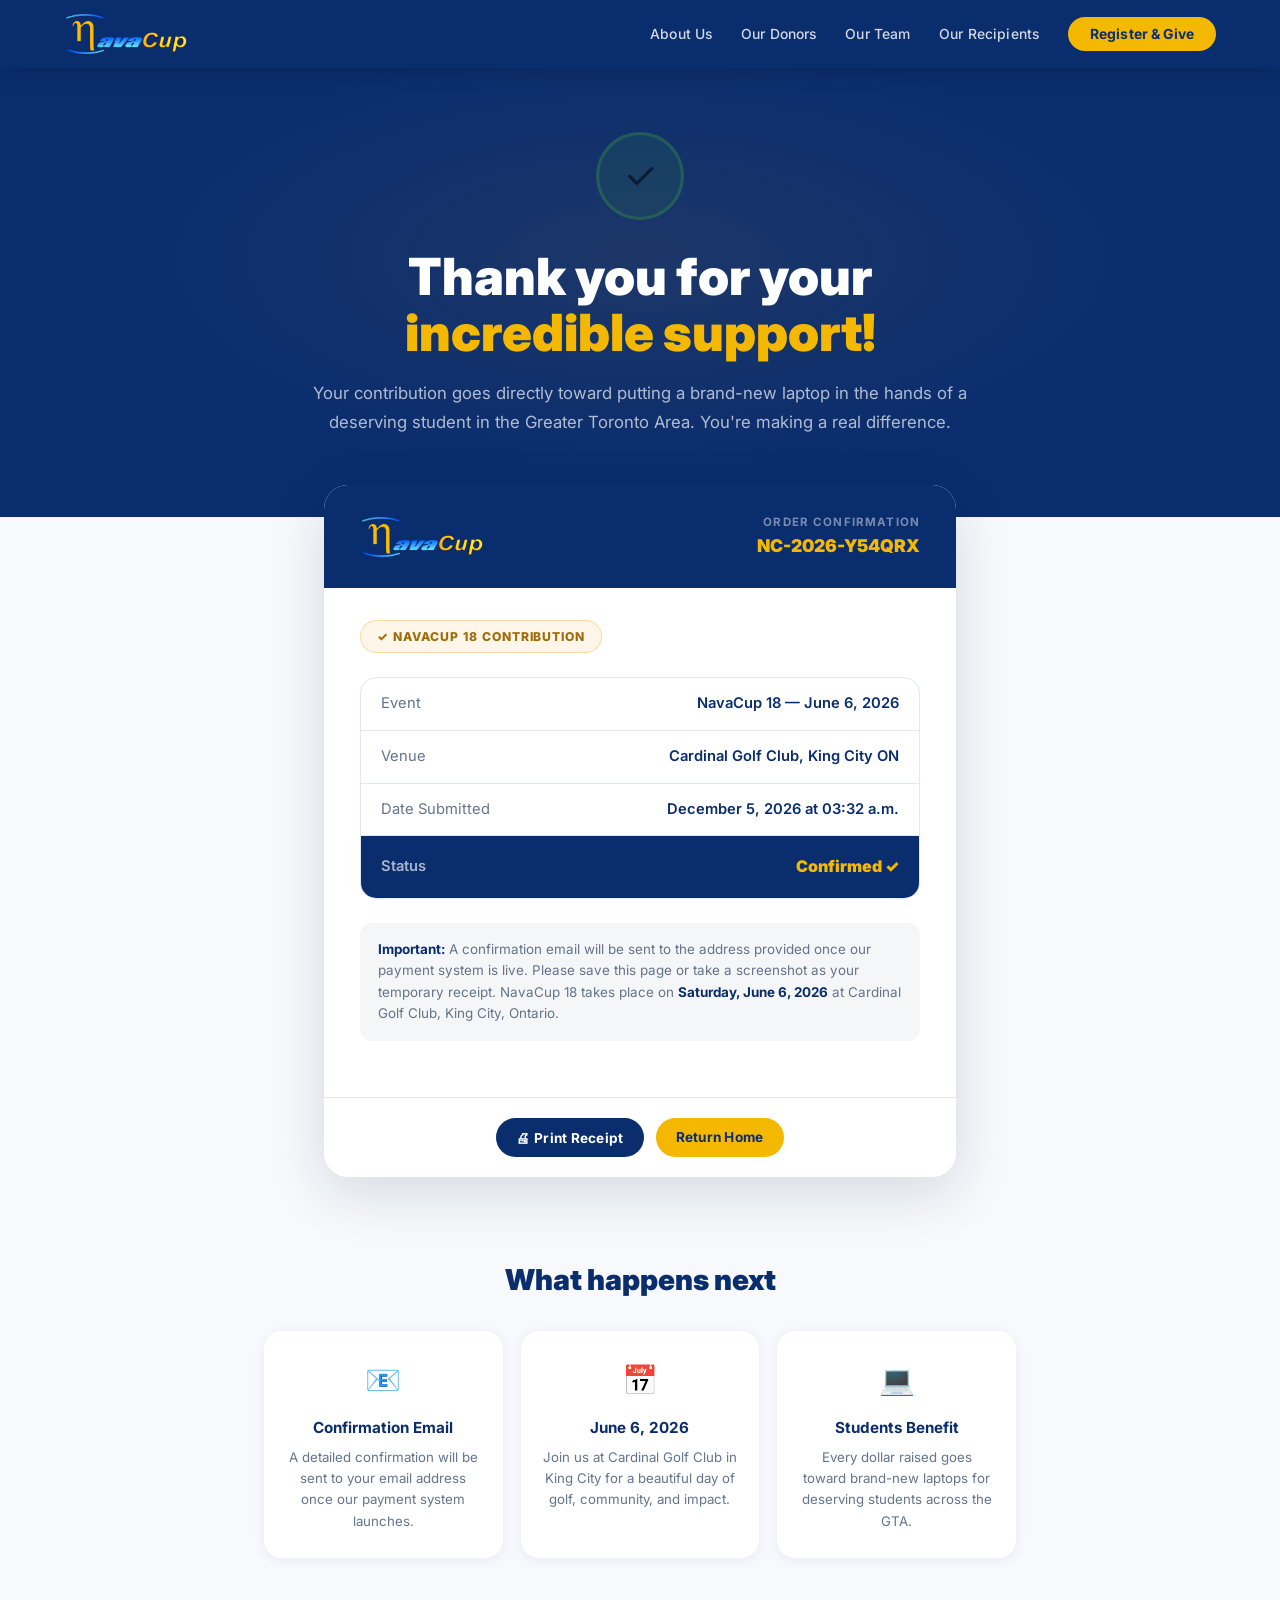
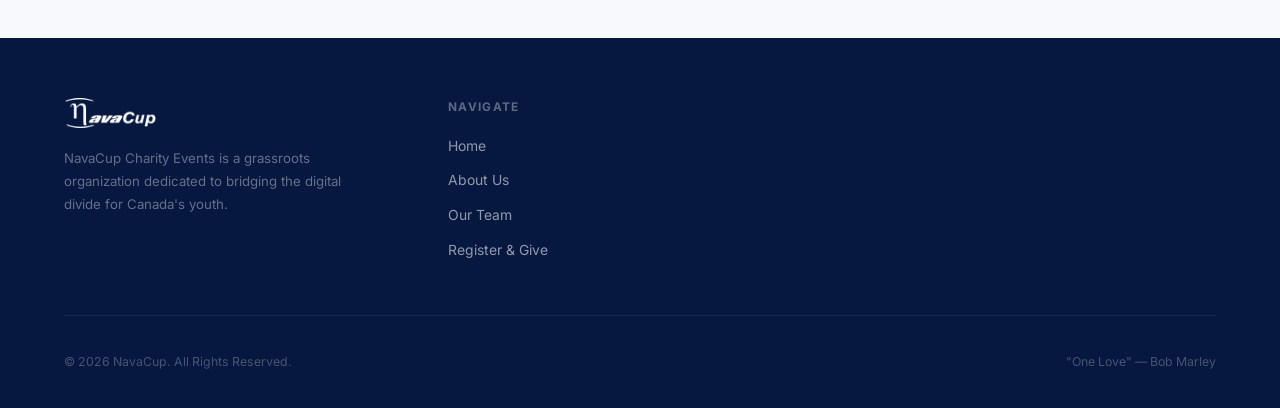
<file: success.html>
<!DOCTYPE html>
<html lang="en">
<head>
<meta charset="UTF-8">
<meta name="viewport" content="width=device-width, initial-scale=1.0">
<title>Thank You – NavaCup</title>
<link rel="stylesheet" href="navacup.css">
<style>
/* Prevent going back to re-submit */
body { background: var(--off-white); }

.success-hero {
  background: var(--navy);
  padding: calc(var(--nav-height) + 64px) 5% 80px;
  position: relative; overflow: hidden;
  text-align: center;
}
.success-hero::before {
  content: '';
  position: absolute; inset: 0;
  background: radial-gradient(ellipse 70% 70% at 50% 50%, rgba(245,166,35,.08), transparent 60%);
}
.success-hero__inner {
  max-width: 680px; margin: 0 auto;
  position: relative; z-index: 1;
}
.success-icon {
  width: 88px; height: 88px;
  border-radius: 50%;
  background: rgba(46,125,79,.18);
  border: 3px solid rgba(46,125,79,.5);
  display: flex; align-items: center; justify-content: center;
  font-size: 2.4rem;
  margin: 0 auto 28px;
  animation: popIn .5s cubic-bezier(.34,1.56,.64,1) both;
}
@keyframes popIn {
  from { opacity:0; transform: scale(.4); }
  to   { opacity:1; transform: scale(1); }
}
.success-hero h1 {
  font-family: var(--font-display);
  font-size: clamp(2.2rem, 4.5vw, 3.2rem);
  font-weight: 900;
  color: var(--white);
  line-height: 1.1;
  margin-bottom: 18px;
}
.success-hero h1 em { font-style: normal; color: var(--gold); }
.success-hero p { font-size: 1.05rem; color: rgba(255,255,255,.68); line-height: 1.75; }

/* RECEIPT CARD */
.receipt-wrap {
  max-width: 680px;
  margin: -32px auto 0;
  padding: 0 24px 80px;
  position: relative; z-index: 10;
}
.receipt-card {
  background: var(--white);
  border-radius: 24px;
  overflow: hidden;
  box-shadow: 0 16px 56px rgba(13,31,60,.14);
}

.receipt-header {
  background: var(--navy);
  padding: 28px 36px;
  display: flex; align-items: center; justify-content: space-between;
  flex-wrap: wrap; gap: 12px;
}
.receipt-header .nc-logo__text { font-size: 1.3rem; }
.receipt-meta { text-align: right; }
.receipt-meta .receipt-num { font-size: .72rem; font-weight: 700; letter-spacing: .1em; text-transform: uppercase; color: rgba(255,255,255,.45); }
.receipt-meta .receipt-id { font-family: var(--font-display); font-size: 1.1rem; font-weight: 900; color: var(--gold); }

.receipt-body { padding: 32px 36px; }

.receipt-type-badge {
  display: inline-flex; align-items: center; gap: 8px;
  background: rgba(245,166,35,.1);
  border: 1px solid rgba(245,166,35,.35);
  border-radius: var(--radius-pill);
  padding: 6px 16px;
  font-size: .76rem; font-weight: 800;
  color: #a06b0a;
  letter-spacing: .08em; text-transform: uppercase;
  margin-bottom: 24px;
}

.receipt-summary {
  border: 1px solid var(--light-gray);
  border-radius: 16px;
  overflow: hidden;
  margin-bottom: 24px;
}
.receipt-row {
  display: flex; justify-content: space-between; align-items: center;
  padding: 14px 20px;
  border-bottom: 1px solid var(--light-gray);
  font-size: .92rem;
}
.receipt-row:last-child { border-bottom: none; }
.receipt-row__label { color: var(--gray); }
.receipt-row__value { font-weight: 600; color: var(--navy); }
.receipt-row.total {
  background: var(--navy);
  padding: 18px 20px;
}
.receipt-row.total .receipt-row__label { color: rgba(255,255,255,.65); font-weight: 600; }
.receipt-row.total .receipt-row__value {
  font-family: var(--font-display);
  font-size: 1.6rem; font-weight: 900;
  color: var(--gold);
}

/* Golfer list */
.golfer-list { margin-bottom: 24px; }
.golfer-list h4 { font-size: .78rem; font-weight: 700; text-transform: uppercase; letter-spacing: .08em; color: var(--gray); margin-bottom: 12px; }
.golfer-item {
  display: flex; align-items: center; gap: 12px;
  padding: 12px 16px;
  background: var(--off-white);
  border-radius: 10px;
  margin-bottom: 8px;
}
.golfer-avatar {
  width: 36px; height: 36px;
  border-radius: 50%;
  background: var(--navy);
  display: flex; align-items: center; justify-content: center;
  font-family: var(--font-display);
  font-size: .95rem; font-weight: 900;
  color: var(--gold);
  flex-shrink: 0;
}
.golfer-info strong { display: block; font-size: .9rem; color: var(--navy); }
.golfer-info span { font-size: .8rem; color: var(--gray); }
.golfer-role {
  margin-left: auto;
  font-size: .7rem; font-weight: 700; letter-spacing: .06em; text-transform: uppercase;
  color: var(--gold);
  background: rgba(245,166,35,.1);
  padding: 3px 10px;
  border-radius: var(--radius-pill);
}

.receipt-notice {
  background: rgba(13,31,60,.04);
  border-radius: 12px;
  padding: 16px 18px;
  font-size: .84rem;
  color: var(--gray);
  line-height: 1.6;
  margin-bottom: 24px;
}
.receipt-notice strong { color: var(--navy); }

.receipt-footer {
  border-top: 1px solid var(--light-gray);
  padding: 20px 36px;
  display: flex; gap: 12px; justify-content: center; flex-wrap: wrap;
}

/* WHAT'S NEXT */
.whats-next { max-width: 800px; margin: 0 auto; padding: 0 24px 80px; }
.whats-next h2 { font-family: var(--font-display); font-size: 1.8rem; font-weight: 900; color: var(--navy); margin-bottom: 28px; text-align: center; }
.next-steps { display: grid; grid-template-columns: repeat(3,1fr); gap: 18px; }
.next-step { background: var(--white); border-radius: 18px; padding: 26px 22px; text-align: center; box-shadow: var(--shadow-sm); }
.next-step__icon { font-size: 1.8rem; margin-bottom: 12px; }
.next-step h3 { font-size: .95rem; font-weight: 700; color: var(--navy); margin-bottom: 7px; }
.next-step p { font-size: .83rem; color: var(--gray); line-height: 1.6; }

@media(max-width:600px){
  .receipt-header { flex-direction:column; align-items:flex-start; }
  .receipt-meta { text-align:left; }
  .next-steps { grid-template-columns: 1fr; }
  .receipt-body, .receipt-footer { padding-left: 20px; padding-right: 20px; }
}
</style>
</head>
<body>

<!-- NAV -->
<nav class="nc-nav">
  <a href="index.html" class="nc-logo-img"><img src="assets/img/navacup1.png" alt="NavaCup" class="nav-logo-img"></a>
  <ul class="nc-nav__links">
    <li class="nc-nav__dropdown">
      <a href="about.html">About Us</a>
      <div class="nc-dropdown"><div class="nc-dropdown__inner">
        <a href="mission.html">Our Mission</a>
        <a href="about.html#goals">Our Goals</a>
        <a href="about.html#digital-divide">The Digital Divide</a>
        <a href="about.html#inspiration">NavaCup Inspiration</a>
      </div></div>
    </li>
    <li><a href="about.html#donors">Our Donors</a></li>
    <li><a href="team.html">Our Team</a></li>
    <li><a href="about.html#recipients">Our Recipients</a></li>
    <li><a href="register.html" class="nc-nav__cta">Register &amp; Give</a></li>
  </ul>
  <button class="nc-hamburger" id="nc-hamburger" aria-label="Toggle menu" aria-expanded="false">
    <span></span><span></span><span></span>
  </button>
</nav>

<div class="nc-nav-overlay" id="nc-nav-overlay"></div>
<div class="nc-mobile-nav" id="nc-mobile-nav" aria-hidden="true">
  <div class="nc-mobile-nav__inner">
    <button class="nc-mobile-nav__accordion" id="mob-about-btn" aria-expanded="false">About Us <span class="nc-mobile-nav__accordion-icon">&#9662;</span></button>
    <div class="nc-mobile-nav__submenu" id="mob-about-sub">
      <a href="mission.html">Our Mission</a>
      <a href="about.html#goals">Our Goals</a>
      <a href="about.html#digital-divide">The Digital Divide</a>
      <a href="about.html#inspiration">NavaCup Inspiration</a>
    </div>
    <a href="about.html#donors" class="nc-mobile-nav__link">Our Donors</a>
    <a href="team.html" class="nc-mobile-nav__link">Our Team</a>
    <a href="about.html#recipients" class="nc-mobile-nav__link">Our Recipients</a>
    <div class="nc-mobile-nav__cta-wrap"><a href="register.html" class="nc-mobile-nav__cta">Register &amp; Give</a></div>
  </div>
</div>

<!-- HERO -->
<section class="success-hero">
  <div class="success-hero__inner">
    <div class="success-icon">✓</div>
    <h1>Thank you for your<br><em>incredible support!</em></h1>
    <p>Your contribution goes directly toward putting a brand-new laptop in the hands of a deserving student in the Greater Toronto Area. You're making a real difference.</p>
  </div>
</section>

<!-- RECEIPT -->
<div class="receipt-wrap">
  <div class="receipt-card">
    <div class="receipt-header">
      <a href="index.html" class="nc-logo-img"><img src="assets/img/navacup1.png" alt="NavaCup" class="nav-logo-img"></a>
      <div class="receipt-meta">
        <div class="receipt-num">Order Confirmation</div>
        <div class="receipt-id" id="receipt-id">NC-2026-XXXX</div>
      </div>
    </div>
    <div class="receipt-body">
      <div class="receipt-type-badge" id="receipt-badge">⛳ NavaCup 18 Registration</div>

      <!-- Dynamic golfer list (tickets only) -->
      <div class="golfer-list" id="golfer-list" style="display:none;">
        <h4>Registered Golfers</h4>
        <div id="golfer-items"></div>
      </div>

      <!-- Summary rows -->
      <div class="receipt-summary" id="receipt-summary">
        <!-- Filled by JS -->
      </div>

      <div class="receipt-notice">
        <strong>Important:</strong> A confirmation email will be sent to the address provided once our payment system is live. Please save this page or take a screenshot as your temporary receipt. NavaCup 18 takes place on <strong>Saturday, June 6, 2026</strong> at Cardinal Golf Club, King City, Ontario.
      </div>
    </div>
    <div class="receipt-footer">
      <button onclick="window.print()" class="nc-btn nc-btn--navy nc-btn--sm">🖨 Print Receipt</button>
      <a href="index.html" class="nc-btn nc-btn--gold nc-btn--sm">Return Home</a>
    </div>
  </div>
</div>

<!-- WHAT'S NEXT -->
<div class="whats-next">
  <h2>What happens next</h2>
  <div class="next-steps">
    <div class="next-step"><div class="next-step__icon">📧</div><h3>Confirmation Email</h3><p>A detailed confirmation will be sent to your email address once our payment system launches.</p></div>
    <div class="next-step"><div class="next-step__icon">📅</div><h3>June 6, 2026</h3><p>Join us at Cardinal Golf Club in King City for a beautiful day of golf, community, and impact.</p></div>
    <div class="next-step"><div class="next-step__icon">💻</div><h3>Students Benefit</h3><p>Every dollar raised goes toward brand-new laptops for deserving students across the GTA.</p></div>
  </div>
</div>

<!-- FOOTER -->
<footer class="nc-footer">
  <div class="nc-footer__inner">
    <div class="nc-footer__top">
      <div class="nc-footer__brand">
        <a href="index.html" class="nc-logo-img"><img src="assets/img/navacup1.png" alt="NavaCup" class="receipt-logo-img"></a>
        <p>NavaCup Charity Events is a grassroots organization dedicated to bridging the digital divide for Canada's youth.</p>
      </div>
      <div class="nc-footer__col"><h4>Navigate</h4><ul><li><a href="index.html">Home</a></li><li><a href="about.html">About Us</a></li><li><a href="team.html">Our Team</a></li><li><a href="register.html">Register &amp; Give</a></li></ul></div>
      
    </div>
    <div class="nc-footer__bottom"><span>© 2026 NavaCup. All Rights Reserved.</span><span>"One Love" — Bob Marley</span></div>
  </div>
</footer>

<script>
// Generate a pseudo-random order ID (production will use DB-generated IDs)
function genOrderId() {
  const chars = 'ABCDEFGHJKLMNPQRSTUVWXYZ23456789';
  return 'NC-2026-' + Array.from({length:6}, () => chars[Math.floor(Math.random()*chars.length)]).join('');
}
document.getElementById('receipt-id').textContent = genOrderId();

// Load stored order from sessionStorage (written by register.html)
let order = null;
try {
  const raw = sessionStorage.getItem('nc_order');
  if (raw) order = JSON.parse(raw);
} catch(e) {}

function escHtml(s) { return String(s).replace(/&/g,'&amp;').replace(/</g,'&lt;').replace(/>/g,'&gt;').replace(/"/g,'&quot;'); }

function buildSummaryRow(label, value) {
  return `<div class="receipt-row"><span class="receipt-row__label">${escHtml(label)}</span><span class="receipt-row__value">${escHtml(value)}</span></div>`;
}

const summaryEl = document.getElementById('receipt-summary');
const badgeEl   = document.getElementById('receipt-badge');
const golferListEl  = document.getElementById('golfer-list');
const golferItemsEl = document.getElementById('golfer-items');

const now = new Date();
const dateStr = now.toLocaleDateString('en-CA', {year:'numeric',month:'long',day:'numeric'});
const timeStr = now.toLocaleTimeString('en-CA', {hour:'2-digit',minute:'2-digit'});

if (order && order.type === 'tickets') {
  badgeEl.innerHTML = '⛳ NavaCup 18 Ticket Registration';
  const typeName = {individual:'Individual Ticket',pair:'Pair Tickets',foursome:'Foursome Package'}[order.ticketType] || 'Ticket';

  // Golfer list
  golferListEl.style.display = 'block';
  order.golfers.forEach(g => {
    const initials = (g.first[0]||'') + (g.last[0]||'');
    golferItemsEl.innerHTML += `
      <div class="golfer-item">
        <div class="golfer-avatar">${escHtml(initials.toUpperCase())}</div>
        <div class="golfer-info"><strong>${escHtml(g.first)} ${escHtml(g.last)}</strong><span>${escHtml(g.email)}</span></div>
        ${g.role==='captain' ? '<span class="golfer-role">Captain</span>' : ''}
      </div>`;
  });

  summaryEl.innerHTML =
    buildSummaryRow('Package', typeName) +
    buildSummaryRow('Golfers', order.golfers.length) +
    buildSummaryRow('Event', 'NavaCup 18 — June 6, 2026') +
    buildSummaryRow('Venue', 'Cardinal Golf Club, King City ON') +
    buildSummaryRow('Date Submitted', dateStr + ' at ' + timeStr) +
    `<div class="receipt-row total"><span class="receipt-row__label">Amount</span><span class="receipt-row__value">$${order.amount.toLocaleString()}</span></div>`;

} else if (order && order.type === 'donation') {
  badgeEl.innerHTML = '❤️ Direct Donation';
  summaryEl.innerHTML =
    buildSummaryRow('Donor', order.first + ' ' + order.last) +
    buildSummaryRow('Email', order.email) +
    buildSummaryRow('Purpose', 'Bridging the Digital Divide — Student Laptops') +
    buildSummaryRow('Date Submitted', dateStr + ' at ' + timeStr) +
    `<div class="receipt-row total"><span class="receipt-row__label">Donation Amount</span><span class="receipt-row__value">$${order.amount.toLocaleString()}</span></div>`;

} else if (order && order.type === 'donor') {
  badgeEl.innerHTML = '🤝 Hole Donorship';
  summaryEl.innerHTML =
    buildSummaryRow('Contact', order.first + ' ' + order.last) +
    buildSummaryRow('Company', order.company) +
    buildSummaryRow('Email', order.email) +
    buildSummaryRow('Package', 'Hole Donorship — NavaCup 18') +
    buildSummaryRow('Includes', 'Signage at hole + program + website listing') +
    buildSummaryRow('Date Submitted', dateStr + ' at ' + timeStr) +
    `<div class="receipt-row total"><span class="receipt-row__label">Donorship Amount</span><span class="receipt-row__value">$250</span></div>`;

} else {
  // Fallback if no session data
  badgeEl.innerHTML = '✓ NavaCup 18 Contribution';
  summaryEl.innerHTML =
    buildSummaryRow('Event', 'NavaCup 18 — June 6, 2026') +
    buildSummaryRow('Venue', 'Cardinal Golf Club, King City ON') +
    buildSummaryRow('Date Submitted', dateStr + ' at ' + timeStr) +
    `<div class="receipt-row total"><span class="receipt-row__label">Status</span><span class="receipt-row__value" style="font-size:1rem;">Confirmed ✓</span></div>`;
}

// Clear session so page can't be re-used to fake a receipt
try { sessionStorage.removeItem('nc_order'); } catch(e) {}
</script>

<script>
(function(){
  var btn=document.getElementById('nc-hamburger'),drawer=document.getElementById('nc-mobile-nav'),overlay=document.getElementById('nc-nav-overlay'),aBtn=document.getElementById('mob-about-btn'),aSub=document.getElementById('mob-about-sub');
  function open(){btn.classList.add('is-open');btn.setAttribute('aria-expanded','true');drawer.classList.add('is-open');drawer.setAttribute('aria-hidden','false');overlay.classList.add('is-open');document.body.style.overflow='hidden';}
  function close(){btn.classList.remove('is-open');btn.setAttribute('aria-expanded','false');drawer.classList.remove('is-open');drawer.setAttribute('aria-hidden','true');overlay.classList.remove('is-open');document.body.style.overflow='';}
  btn.addEventListener('click',function(){drawer.classList.contains('is-open')?close():open();});
  overlay.addEventListener('click',close);
  drawer.querySelectorAll('a').forEach(function(a){a.addEventListener('click',close);});
  aBtn.addEventListener('click',function(){var o=aSub.classList.toggle('is-open');aBtn.classList.toggle('is-open',o);aBtn.setAttribute('aria-expanded',o?'true':'false');});
  window.addEventListener('resize',function(){if(window.innerWidth>900)close();});
})();
</script>
</body>
</html>
</file>
<file: navacup.css>
/* ============================================
   NAVACUP.CSS — Global Stylesheet v3
   Logo-matched palette: deep blue → cyan + gold
   Font: Inter (clean, modern, readable)
   ============================================ */

@import url('https://fonts.googleapis.com/css2?family=Inter:wght@300;400;500;600;700;800;900&display=swap');

:root {
  /* ── Brand colours (from logo) ── */
  --blue:         #0a2d6e;   /* deep navy blue */
  --blue-mid:     #1449a8;   /* mid blue */
  --blue-bright:  #0e7fc9;   /* cyan-blue accent */
  --blue-light:   #e8f2fb;   /* very light blue tint */
  --gold:         #f5b800;   /* logo gold/yellow */
  --gold-light:   #ffd040;   /* lighter gold hover */
  --gold-pale:    #fff8e0;   /* pale gold bg tint */

  /* ── Neutrals (white-background site) ── */
  --white:        #ffffff;
  --off-white:    #f7f9fc;
  --light-gray:   #e2e8f0;
  --gray:         #64748b;
  --dark-text:    #0d1a2e;

  /* ── Semantic aliases ── */
  --navy:         var(--blue);
  --navy-mid:     var(--blue-mid);
  --navy-dark:    #061840;
  --red:          #c0392b;
  --green:        #2e7d4f;

  /* ── Typography ── */
  --font-body:    'Inter', system-ui, -apple-system, sans-serif;
  --font-display: 'Inter', system-ui, -apple-system, sans-serif;

  /* ── Shape & shadow ── */
  --radius-sm:    8px;
  --radius-md:    14px;
  --radius-lg:    20px;
  --radius-xl:    28px;
  --radius-pill:  100px;
  --shadow-sm:    0 2px 12px rgba(10,45,110,.07);
  --shadow-md:    0 6px 24px rgba(10,45,110,.11);
  --shadow-lg:    0 16px 48px rgba(10,45,110,.15);

  --nav-height:   68px;
  --max-width:    1200px;
}

/* ── RESET ── */
*, *::before, *::after { margin:0; padding:0; box-sizing:border-box; }
html { scroll-behavior:smooth; -webkit-text-size-adjust:100%; }
body {
  font-family: var(--font-body);
  color: var(--dark-text);
  background: var(--white);
  overflow-x: hidden;
  line-height: 1.6;
  -webkit-font-smoothing: antialiased;
}
img { max-width:100%; display:block; }
a { color:inherit; }

/* ============================================
   NAVIGATION
   ============================================ */
.nc-nav {
  position: fixed; top:0; left:0; right:0;
  z-index: 1000;
  background: var(--blue);
  display: flex; align-items: center; justify-content: space-between;
  padding: 0 5%;
  height: var(--nav-height);
  box-shadow: 0 2px 20px rgba(0,0,0,.18);
}
.nc-logo { display:flex; flex-direction:column; text-decoration:none; flex-shrink:0; }
.nc-logo__text { font-size:1.55rem; font-weight:900; letter-spacing:-.03em; line-height:1; }
.nc-logo__nava { color:var(--white); }
.nc-logo__cup  { color:var(--gold); }
.nc-logo__tag  { font-size:.56rem; letter-spacing:.18em; text-transform:uppercase; color:rgba(255,255,255,.4); margin-top:2px; }

.nc-nav__links { display:flex; align-items:center; gap:1.8rem; list-style:none; }
.nc-nav__links a {
  text-decoration:none; color:rgba(255,255,255,.82);
  font-size:.87rem; font-weight:500; letter-spacing:.01em;
  transition:color .2s; position:relative;
}
.nc-nav__links a::after {
  content:''; position:absolute; bottom:-4px; left:0; right:0;
  height:2px; background:var(--gold);
  transform:scaleX(0); transition:transform .22s; transform-origin:left;
}
.nc-nav__links a:hover { color:var(--white); }
.nc-nav__links a:hover::after { transform:scaleX(1); }

/* Dropdown */
.nc-nav__dropdown { position:relative; }
.nc-dropdown {
  display:none; position:absolute; top:100%; left:50%;
  transform:translateX(-50%); padding-top:14px; z-index:200; min-width:220px;
}
.nc-dropdown__inner {
  background:var(--white); border-radius:var(--radius-md);
  box-shadow:0 12px 40px rgba(0,0,0,.14); overflow:hidden;
  border:1px solid var(--light-gray);
}
.nc-nav__dropdown:hover .nc-dropdown { display:block; }
.nc-dropdown__inner a {
  display:block; padding:12px 20px; color:var(--blue) !important;
  font-size:.87rem; font-weight:500;
  border-bottom:1px solid var(--light-gray); transition:background .15s;
}
.nc-dropdown__inner a::after { display:none !important; }
.nc-dropdown__inner a:last-child { border-bottom:none; }
.nc-dropdown__inner a:hover { background:var(--blue-light); color:var(--blue-mid) !important; }

.nc-nav__cta {
  background:var(--gold) !important; color:var(--blue) !important;
  padding:9px 22px; border-radius:var(--radius-pill);
  font-weight:700 !important; font-size:.87rem !important;
  letter-spacing:.03em; transition:background .2s,transform .2s !important; white-space:nowrap;
}
.nc-nav__cta::after { display:none !important; }
.nc-nav__cta:hover { background:var(--gold-light) !important; transform:translateY(-1px); }

/* Hamburger */
.nc-hamburger {
  display:none; flex-direction:column; justify-content:center; gap:5px;
  cursor:pointer; padding:10px; background:none; border:none; z-index:1001; flex-shrink:0;
}
.nc-hamburger span {
  display:block; width:24px; height:2px; background:var(--white);
  border-radius:2px; transition:transform .3s ease,opacity .3s ease,width .3s ease; transform-origin:center;
}
.nc-hamburger.is-open span:nth-child(1) { transform:translateY(7px) rotate(45deg); }
.nc-hamburger.is-open span:nth-child(2) { opacity:0; width:0; }
.nc-hamburger.is-open span:nth-child(3) { transform:translateY(-7px) rotate(-45deg); }

/* Mobile nav drawer */
.nc-mobile-nav {
  display:none; position:fixed; top:var(--nav-height); left:0; right:0;
  background:var(--blue); z-index:999; overflow-y:auto;
  max-height:calc(100vh - var(--nav-height));
  border-top:1px solid rgba(255,255,255,.08);
  box-shadow:0 20px 60px rgba(0,0,0,.4);
  transform:translateY(-8px); opacity:0; transition:transform .28s ease,opacity .28s ease; pointer-events:none;
}
.nc-mobile-nav.is-open { display:block; transform:translateY(0); opacity:1; pointer-events:all; }
.nc-mobile-nav__inner { padding:16px 0 32px; }
.nc-mobile-nav__link {
  display:block; padding:15px 28px; color:rgba(255,255,255,.82);
  text-decoration:none; font-size:1rem; font-weight:500;
  border-bottom:1px solid rgba(255,255,255,.06); transition:background .15s,color .15s;
}
.nc-mobile-nav__link:hover { background:rgba(255,255,255,.05); color:var(--white); }
.nc-mobile-nav__accordion {
  width:100%; display:flex; align-items:center; justify-content:space-between;
  padding:15px 28px; background:none; border:none; border-bottom:1px solid rgba(255,255,255,.06);
  color:rgba(255,255,255,.82); font-family:var(--font-body); font-size:1rem; font-weight:500;
  cursor:pointer; text-align:left; transition:background .15s,color .15s;
}
.nc-mobile-nav__accordion:hover { background:rgba(255,255,255,.05); color:var(--white); }
.nc-mobile-nav__accordion-icon {
  width:20px; height:20px; border-radius:50%; background:rgba(255,255,255,.1);
  display:flex; align-items:center; justify-content:center; font-size:.7rem; flex-shrink:0; transition:transform .25s ease,background .2s;
}
.nc-mobile-nav__accordion.is-open .nc-mobile-nav__accordion-icon { transform:rotate(180deg); background:rgba(245,184,0,.2); color:var(--gold); }
.nc-mobile-nav__submenu { display:none; background:rgba(0,0,0,.2); border-bottom:1px solid rgba(255,255,255,.06); }
.nc-mobile-nav__submenu.is-open { display:block; }
.nc-mobile-nav__submenu a {
  display:flex; align-items:center; gap:10px; padding:13px 28px 13px 40px;
  color:rgba(255,255,255,.6); text-decoration:none; font-size:.9rem; font-weight:400;
  transition:color .15s,background .15s; border-bottom:1px solid rgba(255,255,255,.04);
}
.nc-mobile-nav__submenu a:last-child { border-bottom:none; }
.nc-mobile-nav__submenu a::before { content:'›'; color:var(--gold); font-size:1rem; }
.nc-mobile-nav__submenu a:hover { color:var(--white); background:rgba(255,255,255,.04); }
.nc-mobile-nav__cta-wrap { padding:24px 28px 8px; }
.nc-mobile-nav__cta {
  display:block; width:100%; background:var(--gold); color:var(--blue);
  text-align:center; padding:15px 24px; border-radius:var(--radius-pill);
  font-weight:800; font-size:1rem; text-decoration:none; letter-spacing:.02em; transition:background .2s;
}
.nc-mobile-nav__cta:hover { background:var(--gold-light); }
.nc-nav-overlay {
  display:none; position:fixed; inset:0; top:var(--nav-height);
  background:rgba(0,0,0,.5); z-index:998; backdrop-filter:blur(2px);
}
.nc-nav-overlay.is-open { display:block; }

/* ============================================
   BREADCRUMB
   ============================================ */
.nc-breadcrumb { display:flex; align-items:center; gap:10px; margin-bottom:24px; }
.nc-breadcrumb a { text-decoration:none; color:rgba(255,255,255,.5); font-size:.84rem; transition:color .2s; }
.nc-breadcrumb a:hover { color:var(--gold); }
.nc-breadcrumb__sep { color:rgba(255,255,255,.25); font-size:.84rem; }
.nc-breadcrumb__current { color:rgba(255,255,255,.7); font-size:.84rem; }

/* ============================================
   TYPOGRAPHY
   ============================================ */
.nc-eyebrow {
  display:inline-flex; align-items:center; gap:10px;
  font-size:.72rem; font-weight:700; letter-spacing:.16em; text-transform:uppercase; color:var(--blue-bright);
  margin-bottom:14px;
}
.nc-eyebrow::before { content:''; display:block; width:22px; height:2px; background:var(--blue-bright); flex-shrink:0; }
.nc-eyebrow--center { justify-content:center; }
.nc-eyebrow--gold { color:var(--gold); }
.nc-eyebrow--gold::before { background:var(--gold); }
.nc-eyebrow--white { color:rgba(255,255,255,.7); }
.nc-eyebrow--white::before { background:rgba(255,255,255,.5); }

.nc-h1 {
  font-size:clamp(2.4rem,4.8vw,3.8rem); font-weight:900; line-height:1.07;
  letter-spacing:-.03em; color:var(--white); margin-bottom:20px;
}
.nc-h1 em { font-style:normal; color:var(--gold); }
.nc-h1--dark { color:var(--blue); }

.nc-h2 {
  font-size:clamp(1.8rem,3.2vw,2.6rem); font-weight:800; line-height:1.15;
  letter-spacing:-.025em; color:var(--blue); margin-bottom:18px;
}
.nc-h2--white { color:var(--white); }

.nc-lead {
  font-size:1.05rem; color:var(--gray); line-height:1.75; max-width:580px; margin-bottom:36px;
}
.nc-lead--white { color:rgba(255,255,255,.68); }

/* ============================================
   BUTTONS
   ============================================ */
.nc-btn {
  display:inline-flex; align-items:center; gap:8px;
  padding:13px 30px; border-radius:var(--radius-pill);
  font-family:var(--font-body); font-size:.93rem; font-weight:700;
  text-decoration:none; cursor:pointer; border:none; transition:all .2s;
  letter-spacing:.02em; white-space:nowrap;
}
.nc-btn--gold { background:var(--gold); color:var(--blue); }
.nc-btn--gold:hover { background:var(--gold-light); transform:translateY(-2px); box-shadow:0 8px 24px rgba(245,184,0,.35); }
.nc-btn--blue { background:var(--blue); color:var(--white); }
.nc-btn--blue:hover { background:var(--blue-mid); transform:translateY(-2px); }
.nc-btn--outline-white { background:transparent; color:var(--white); border:2px solid rgba(255,255,255,.35); }
.nc-btn--outline-white:hover { border-color:var(--white); background:rgba(255,255,255,.1); }
.nc-btn--outline-blue { background:transparent; color:var(--blue); border:2px solid var(--blue); }
.nc-btn--outline-blue:hover { background:var(--blue); color:var(--white); }
.nc-btn--sm { padding:9px 20px; font-size:.85rem; }
/* legacy alias */
.nc-btn--navy { background:var(--blue); color:var(--white); }
.nc-btn--navy:hover { background:var(--blue-mid); transform:translateY(-2px); }

/* ============================================
   LAYOUT
   ============================================ */
.nc-section { padding:88px 5%; }
.nc-section--sm { padding:56px 5%; }
.nc-section--blue    { background:var(--blue); }
.nc-section--navy    { background:var(--blue); }
.nc-section--dark    { background:var(--navy-dark); }
.nc-section--offwhite { background:var(--off-white); }
.nc-section--white   { background:var(--white); }
.nc-section--gold    { background:var(--gold); }
.nc-section--blue-light { background:var(--blue-light); }
.nc-inner { max-width:var(--max-width); margin:0 auto; }

/* ============================================
   PAGE HERO (inner pages)
   ============================================ */
.nc-page-hero {
  background:var(--blue); padding:calc(var(--nav-height) + 56px) 5% 72px;
  position:relative; overflow:hidden;
}
.nc-page-hero::before {
  content:''; position:absolute; inset:0;
  background:radial-gradient(ellipse 65% 75% at 80% 50%,rgba(245,184,0,.08),transparent 60%);
  pointer-events:none;
}
.nc-page-hero--center { text-align:center; }
.nc-page-hero--center .nc-breadcrumb { justify-content:center; }
.nc-page-hero--center .nc-eyebrow  { justify-content:center; }
.nc-page-hero--center .nc-lead     { margin-left:auto; margin-right:auto; }
.nc-page-hero__inner { max-width:var(--max-width); margin:0 auto; position:relative; z-index:1; }

/* ============================================
   SECTION STICKY PILLS
   ============================================ */
.nc-pills-bar { background:var(--white); border-bottom:1px solid var(--light-gray); position:sticky; top:var(--nav-height); z-index:100; }
.nc-pills-bar__inner { max-width:var(--max-width); margin:0 auto; padding:0 5%; display:flex; gap:4px; overflow-x:auto; scrollbar-width:none; }
.nc-pills-bar__inner::-webkit-scrollbar { display:none; }
.nc-pills-bar__inner a { display:inline-block; padding:15px 18px; font-size:.87rem; font-weight:600; color:var(--gray); text-decoration:none; border-bottom:3px solid transparent; white-space:nowrap; transition:all .2s; }
.nc-pills-bar__inner a:hover, .nc-pills-bar__inner a.active { color:var(--blue); border-color:var(--gold); }

/* ============================================
   MARQUEE STRIP
   ============================================ */
.nc-marquee-strip { background:var(--gold); padding:14px 5%; overflow:hidden; }
.nc-marquee { display:flex; gap:56px; animation:ncMarquee 36s linear infinite; white-space:nowrap; }
.nc-marquee__item { display:flex; align-items:center; gap:10px; font-size:.8rem; font-weight:700; letter-spacing:.09em; text-transform:uppercase; color:var(--blue); flex-shrink:0; }
@keyframes ncMarquee { from{transform:translateX(0)} to{transform:translateX(-50%)} }

/* Donor logo strip in marquee */
.nc-marquee-strip--donors { background:var(--off-white); border-top:1px solid var(--light-gray); border-bottom:1px solid var(--light-gray); padding:18px 5%; }
.nc-marquee--donors { animation:ncMarquee 40s linear infinite; }
.nc-donor-logo {
  display:flex; align-items:center; justify-content:center;
  background:var(--white); border:1px solid var(--light-gray); border-radius:10px;
  padding:10px 22px; min-width:140px; height:52px;
  font-size:.82rem; font-weight:700; color:var(--blue);
  flex-shrink:0; transition:border-color .2s;
  box-shadow:0 1px 4px rgba(10,45,110,.06);
}

/* ============================================
   STAT CARDS (on dark bg)
   ============================================ */
.nc-stat-card {
  background:rgba(255,255,255,.06); border:1px solid rgba(255,255,255,.12);
  border-radius:var(--radius-lg); padding:26px 22px; backdrop-filter:blur(10px); transition:border-color .2s,transform .2s;
}
.nc-stat-card:hover { border-color:rgba(245,184,0,.45); transform:translateY(-3px); }
.nc-stat-card--gold { background:rgba(245,184,0,.1); border-color:rgba(245,184,0,.35); }
.nc-stat-card__num { font-size:2.6rem; font-weight:900; color:var(--gold); line-height:1; margin-bottom:6px; letter-spacing:-.03em; }
.nc-stat-card__label { font-size:.83rem; color:rgba(255,255,255,.6); line-height:1.45; }

/* IMPACT CARDS (on white bg) */
.nc-impact-card {
  background:var(--white); border-radius:var(--radius-lg); padding:30px 22px;
  box-shadow:var(--shadow-sm); border:1px solid var(--light-gray); border-bottom:3px solid transparent; transition:all .22s;
}
.nc-impact-card:hover { border-bottom-color:var(--gold); transform:translateY(-4px); box-shadow:var(--shadow-md); }
.nc-impact-card--dark { background:var(--blue); border-color:var(--blue); }
.nc-impact-card--dark .nc-impact-card__num   { color:var(--gold); }
.nc-impact-card--dark .nc-impact-card__label { color:rgba(255,255,255,.62); }
.nc-impact-card__num   { font-size:2.4rem; font-weight:900; color:var(--blue); line-height:1; margin-bottom:8px; letter-spacing:-.03em; }
.nc-impact-card__label { font-size:.83rem; color:var(--gray); line-height:1.5; }

/* ============================================
   GENERIC CARDS
   ============================================ */
.nc-card {
  background:var(--white); border-radius:var(--radius-lg); padding:32px 26px;
  border:1px solid var(--light-gray); border-bottom:3px solid transparent;
  box-shadow:var(--shadow-sm); transition:all .22s;
}
.nc-card:hover { border-bottom-color:var(--gold); transform:translateY(-4px); box-shadow:var(--shadow-md); }
.nc-card--blue {
  background:var(--blue); border-color:var(--blue);
}
.nc-card--blue-light { background:var(--blue-light); border-color:var(--light-gray); }
.nc-card--blue h3 { color:var(--white); }
.nc-card--blue p  { color:rgba(255,255,255,.65); }
.nc-card__icon { font-size:2rem; margin-bottom:14px; }
.nc-card h3 { font-size:1.02rem; font-weight:700; color:var(--blue); margin-bottom:8px; }
.nc-card p  { font-size:.87rem; color:var(--gray); line-height:1.65; }

/* ── Cards on dark (blue) backgrounds ── */
.nc-section--navy .value-card,
.nc-section--blue .value-card,
.nc-section--navy .pillar-card,
.nc-section--blue .pillar-card {
  background: rgba(255,255,255,0.07);
  border-color: rgba(255,255,255,0.15);
}
.nc-section--navy .value-card h3,
.nc-section--blue .value-card h3,
.nc-section--navy .pillar-card h3,
.nc-section--blue .pillar-card h3 { color: var(--white); }
.nc-section--navy .value-card p,
.nc-section--blue .value-card p,
.nc-section--navy .pillar-card p,
.nc-section--blue .pillar-card p  { color: rgba(255,255,255,0.68); }

/* Recipient cards on dark bg */
.nc-section--navy .recipient-card,
.nc-section--blue .recipient-card {
  background: rgba(255,255,255,0.07);
  border-color: rgba(255,255,255,0.14);
}
.nc-section--navy .recipient-year,
.nc-section--blue .recipient-year { color: var(--gold); }
.nc-section--navy .recipient-amount,
.nc-section--blue .recipient-amount { color: rgba(255,255,255,0.65); }

/* join-cta inside navy section */
.join-cta { background: rgba(255,255,255,0.07); border-radius:var(--radius-xl); padding:52px; text-align:center; margin-top:48px; }
.join-cta h2 { color:var(--white); font-size:2rem; font-weight:900; margin-bottom:12px; letter-spacing:-.025em; }
.join-cta p  { color:rgba(255,255,255,0.65); font-size:1rem; line-height:1.7; max-width:480px; margin:0 auto 28px; }
.join-cta .cta-btns { display:flex; gap:14px; justify-content:center; flex-wrap:wrap; }
.nc-donor-tile {
  background:var(--white); border:1px solid var(--light-gray); border-radius:var(--radius-md);
  padding:22px; display:flex; align-items:center; justify-content:center; min-height:78px; transition:all .2s;
}
.nc-donor-tile:hover { border-color:var(--blue-bright); box-shadow:var(--shadow-md); transform:translateY(-3px); }
.nc-donor-tile span { font-weight:700; font-size:.91rem; color:var(--blue); text-align:center; line-height:1.3; }

/* ============================================
   COUNTDOWN BLOCK
   ============================================ */
.nc-countdown { display:grid; grid-template-columns:repeat(4,1fr); gap:10px; text-align:center; }
.nc-cd-block { background:rgba(255,255,255,.07); border:1px solid rgba(255,255,255,.13); border-radius:var(--radius-md); padding:18px 10px 14px; }
.nc-cd-block__num { font-size:1.9rem; font-weight:900; color:var(--gold); line-height:1; margin-bottom:5px; letter-spacing:-.02em; }
.nc-cd-block__label { font-size:.62rem; letter-spacing:.12em; text-transform:uppercase; color:rgba(255,255,255,.4); }

/* ============================================
   PULSE DOT
   ============================================ */
.nc-pulse { width:8px; height:8px; border-radius:50%; background:var(--gold); position:relative; display:inline-block; }
.nc-pulse::before { content:''; position:absolute; inset:-3px; border-radius:50%; border:2px solid var(--gold); animation:ncPulse 1.5s ease-out infinite; }
@keyframes ncPulse { 0%{opacity:1;transform:scale(1)} 100%{opacity:0;transform:scale(2.6)} }

/* ============================================
   FORMS
   ============================================ */
.nc-form-group { margin-bottom:18px; }
.nc-form-group label { display:block; font-size:.83rem; font-weight:600; color:var(--blue); margin-bottom:6px; }
.nc-form-group label .nc-req { color:var(--red); margin-left:3px; }
.nc-input, .nc-select {
  width:100%; padding:12px 15px; border:2px solid var(--light-gray); border-radius:var(--radius-sm);
  font-family:var(--font-body); font-size:.91rem; color:var(--dark-text); background:var(--white);
  outline:none; transition:border-color .2s,box-shadow .2s; -webkit-appearance:none;
}
.nc-input:focus, .nc-select:focus { border-color:var(--blue-bright); box-shadow:0 0 0 3px rgba(14,127,201,.1); }
.nc-input.has-error { border-color:var(--red); }
.nc-input-row { display:grid; grid-template-columns:1fr 1fr; gap:14px; }
.field-error { font-size:.76rem; color:var(--red); margin-top:4px; display:none; }

/* ============================================
   FOOTER
   ============================================ */
.nc-footer { background:var(--navy-dark); color:rgba(255,255,255,.55); padding:60px 5% 36px; }
.nc-footer__inner { max-width:var(--max-width); margin:0 auto; }
.nc-footer__top { display:grid; grid-template-columns:1.5fr 1fr 1fr 1fr; gap:44px; padding-bottom:44px; margin-bottom:36px; border-bottom:1px solid rgba(255,255,255,.07); }
.nc-footer__brand p { font-size:.83rem; line-height:1.7; color:rgba(255,255,255,.38); margin-top:12px; max-width:280px; }
.nc-footer__col h4 { font-size:.74rem; font-weight:700; letter-spacing:.11em; text-transform:uppercase; color:rgba(255,255,255,.35); margin-bottom:16px; }
.nc-footer__col ul { list-style:none; }
.nc-footer__col li { margin-bottom:9px; }
.nc-footer__col a { text-decoration:none; color:rgba(255,255,255,.56); font-size:.87rem; transition:color .2s; }
.nc-footer__col a:hover { color:var(--gold); }
.nc-footer__bottom { display:flex; align-items:center; justify-content:space-between; font-size:.77rem; color:rgba(255,255,255,.26); }

/* ============================================
   SCROLL ANIMATIONS
   ============================================ */
.fade-up { opacity:0; transform:translateY(26px); transition:opacity .6s ease,transform .6s ease; }
.fade-up.visible { opacity:1; transform:translateY(0); }

/* ============================================
   UTILITY
   ============================================ */
.text-center { text-align:center; }
.text-gold   { color:var(--gold); }
.text-blue   { color:var(--blue); }
.text-white  { color:var(--white); }
.text-gray   { color:var(--gray); }
.mt-8 { margin-top:8px; } .mt-16 { margin-top:16px; } .mt-24 { margin-top:24px; }
.mt-32 { margin-top:32px; } .mt-48 { margin-top:48px; } .mt-56 { margin-top:56px; }
.mb-8 { margin-bottom:8px; } .mb-16 { margin-bottom:16px; } .mb-24 { margin-bottom:24px; }
.mb-40 { margin-bottom:40px; } .mb-56 { margin-bottom:56px; }
.grid-2 { display:grid; grid-template-columns:1fr 1fr; gap:22px; }
.grid-3 { display:grid; grid-template-columns:1fr 1fr 1fr; gap:22px; }
.grid-4 { display:grid; grid-template-columns:repeat(4,1fr); gap:22px; }

/* ============================================
   RESPONSIVE
   ============================================ */
@media (max-width: 900px) {
  .nc-nav__links { display:none; }
  .nc-hamburger  { display:flex; }
  .nc-footer__top { grid-template-columns:1fr 1fr; }
  .grid-2,.grid-3,.grid-4 { grid-template-columns:1fr; }
}
@media (max-width: 600px) {
  .nc-footer__top    { grid-template-columns:1fr; }
  .nc-footer__bottom { flex-direction:column; gap:10px; text-align:center; }
  .nc-input-row      { grid-template-columns:1fr; }
  .nc-section        { padding:64px 5%; }
}

/* ============================================
   LOGO IMAGE (replaces text logo)
   ============================================ */
.nc-logo-img {
  display: inline-flex;
  align-items: center;
  text-decoration: none;
  flex-shrink: 0;
}
.nav-logo-img {
  height: 40px;
  width: auto;
  display: block;
  object-fit: contain;
  /* Invert to white for dark nav background */
  /* filter: brightness(0) invert(1); */
}
.footer-logo-img {
  height: 34px;
  width: auto;
  display: block;
  object-fit: contain;
  filter: brightness(0) invert(1);
  margin-bottom: 14px;
}
.receipt-logo-img {
  height: 30px;
  width: auto;
  display: block;
  object-fit: contain;
  filter: brightness(0) invert(1);
}

/* ============================================
   IMAGE PLACEHOLDER BLOCKS
   (replace src with real image path when ready)
   ============================================ */
.nc-img-placeholder {
  width: 100%;
  background: var(--blue-light);
  border: 2px dashed var(--light-gray);
  border-radius: var(--radius-lg);
  display: flex;
  flex-direction: column;
  align-items: center;
  justify-content: center;
  gap: 10px;
  color: var(--gray);
  font-size: .85rem;
  font-weight: 500;
  text-align: center;
  overflow: hidden;
  position: relative;
}
.nc-img-placeholder::before {
  content: '📷';
  font-size: 2rem;
  line-height: 1;
}
.nc-img-placeholder img {
  position: absolute;
  inset: 0;
  width: 100%;
  height: 100%;
  object-fit: cover;
  display: block;
}
/* Hide placeholder icon/text when image is loaded */
.nc-img-placeholder img ~ * { display: none; }

/* Specific sizes */
.nc-img-placeholder--hero   { height: 420px; }
.nc-img-placeholder--wide   { height: 340px; }
.nc-img-placeholder--square { height: 320px; }
.nc-img-placeholder--card   { height: 220px; }
.nc-img-placeholder--thumb  { height: 160px; }

/* Gallery grid helper */
.nc-img-gallery {
  display: grid;
  gap: 16px;
}
.nc-img-gallery--2 { grid-template-columns: 1fr 1fr; }
.nc-img-gallery--3 { grid-template-columns: 1fr 1fr 1fr; }
.nc-img-gallery--2-1 { grid-template-columns: 2fr 1fr; }
@media (max-width: 600px) {
  .nc-img-gallery--2,
  .nc-img-gallery--3,
  .nc-img-gallery--2-1 { grid-template-columns: 1fr; }
}
</file>
